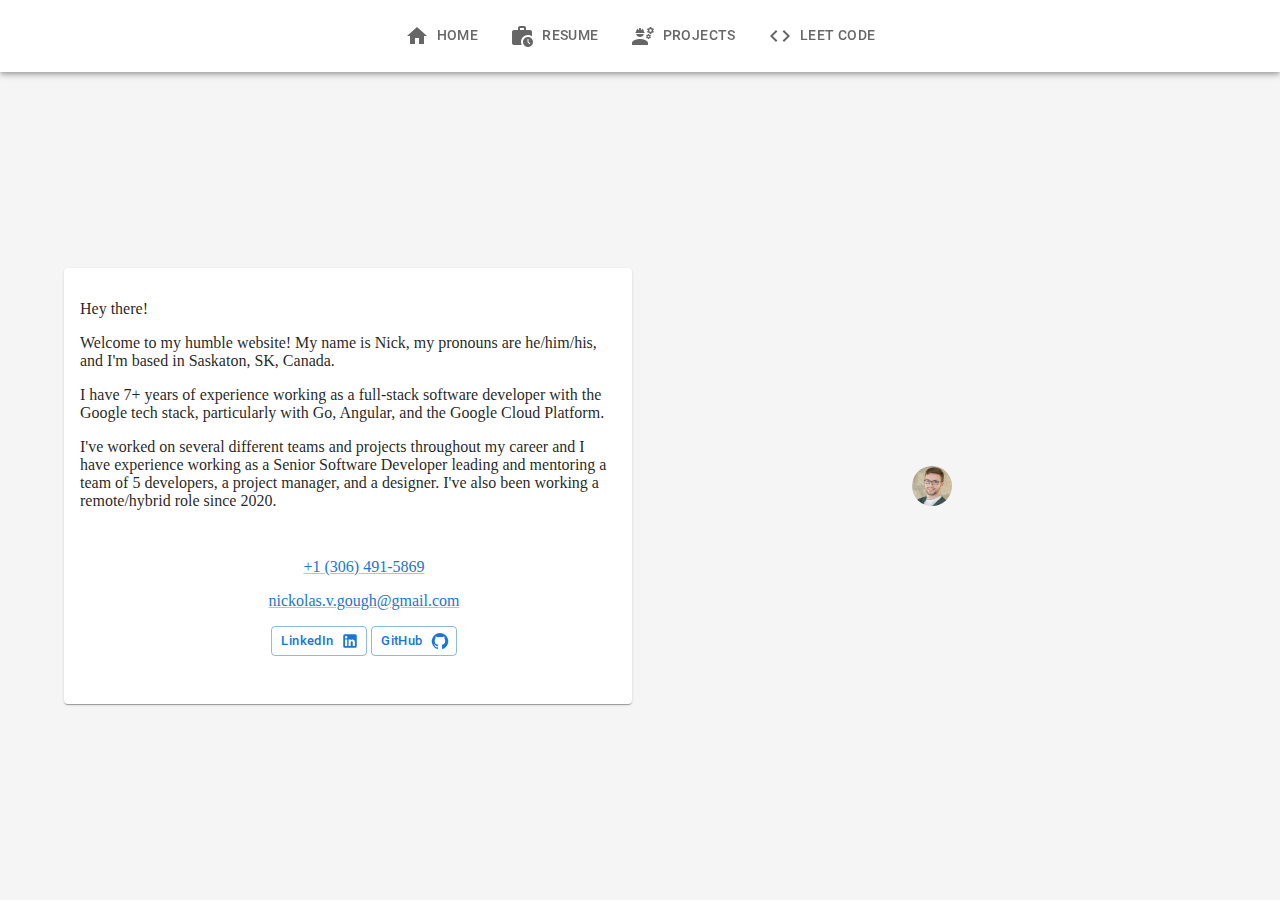
<file: index.html>
<!DOCTYPE html><html lang="en"><head><meta charSet="utf-8"/><meta name="viewport" content="width=device-width, initial-scale=1"/><link rel="preload" href="/_next/static/media/4473ecc91f70f139-s.p.woff" as="font" crossorigin="" type="font/woff"/><link rel="preload" href="/_next/static/media/463dafcda517f24f-s.p.woff" as="font" crossorigin="" type="font/woff"/><link rel="preload" as="image" href="/nick.png"/><link rel="stylesheet" href="/_next/static/css/aee149250a05a607.css" data-precedence="next"/><link rel="stylesheet" href="/_next/static/css/88a99eaa027dca1f.css" data-precedence="next"/><link rel="preload" as="script" fetchPriority="low" href="/_next/static/chunks/webpack-dc5bea888d031ce5.js"/><script src="/_next/static/chunks/4bd1b696-f41cf3c4fb604cc3.js" async=""></script><script src="/_next/static/chunks/215-ada93d2369099c30.js" async=""></script><script src="/_next/static/chunks/main-app-696aac6dce2778e6.js" async=""></script><script src="/_next/static/chunks/898-a4e435a9094346d8.js" async=""></script><script src="/_next/static/chunks/386-16e88d0f73d7b8b3.js" async=""></script><script src="/_next/static/chunks/542-75cbf72fc87530e6.js" async=""></script><script src="/_next/static/chunks/app/layout-fd09946a782316cd.js" async=""></script><script src="/_next/static/chunks/60-37d3493df86b1e92.js" async=""></script><script src="/_next/static/chunks/548-d581cd749c6f6730.js" async=""></script><script src="/_next/static/chunks/627-8d150e1a5b17d313.js" async=""></script><script src="/_next/static/chunks/app/page-d8c81ced5da38a80.js" async=""></script><meta name="next-size-adjust"/><title>Nickolas Gough</title><meta name="description" content="My personal website"/><link rel="icon" href="/favicon.ico" type="image/x-icon" sizes="16x16"/><script src="/_next/static/chunks/polyfills-42372ed130431b0a.js" noModule=""></script></head><body class="__variable_1e4310 __variable_c3aa02" style="height:100vh;width:100vw;margin:0"><style data-emotion="css a52ic6">.css-a52ic6{display:-webkit-box;display:-webkit-flex;display:-ms-flexbox;display:flex;-webkit-flex-direction:column;-ms-flex-direction:column;flex-direction:column;width:100%;box-sizing:border-box;-webkit-flex-shrink:0;-ms-flex-negative:0;flex-shrink:0;position:fixed;z-index:1100;top:0;left:auto;right:0;--AppBar-color:inherit;}@media print{.css-a52ic6{position:absolute;}}</style><style data-emotion="css 8z46t1">.css-8z46t1{background-color:#fff;color:rgba(0, 0, 0, 0.87);-webkit-transition:box-shadow 300ms cubic-bezier(0.4, 0, 0.2, 1) 0ms;transition:box-shadow 300ms cubic-bezier(0.4, 0, 0.2, 1) 0ms;box-shadow:var(--Paper-shadow);background-image:var(--Paper-overlay);display:-webkit-box;display:-webkit-flex;display:-ms-flexbox;display:flex;-webkit-flex-direction:column;-ms-flex-direction:column;flex-direction:column;width:100%;box-sizing:border-box;-webkit-flex-shrink:0;-ms-flex-negative:0;flex-shrink:0;position:fixed;z-index:1100;top:0;left:auto;right:0;--AppBar-color:inherit;}@media print{.css-8z46t1{position:absolute;}}</style><header class="MuiPaper-root MuiPaper-elevation MuiPaper-elevation4 MuiAppBar-root MuiAppBar-colorInherit MuiAppBar-positionFixed mui-fixed css-8z46t1" style="--Paper-shadow:0px 2px 4px -1px rgba(0,0,0,0.2),0px 4px 5px 0px rgba(0,0,0,0.14),0px 1px 10px 0px rgba(0,0,0,0.12)"><style data-emotion="css 1tfef">.css-1tfef{overflow:hidden;min-height:48px;-webkit-overflow-scrolling:touch;display:-webkit-box;display:-webkit-flex;display:-ms-flexbox;display:flex;}@media (max-width:599.95px){.css-1tfef .MuiTabs-scrollButtons{display:none;}}</style><div class="MuiTabs-root css-1tfef" role="navigation"><style data-emotion="css w94xpu">.css-w94xpu{position:relative;display:inline-block;-webkit-flex:1 1 auto;-ms-flex:1 1 auto;flex:1 1 auto;white-space:nowrap;overflow-x:hidden;width:100%;}</style><div class="MuiTabs-scroller MuiTabs-fixed css-w94xpu" style="overflow:hidden;margin-bottom:0"><style data-emotion="css 8enf3a">.css-8enf3a{display:-webkit-box;display:-webkit-flex;display:-ms-flexbox;display:flex;-webkit-box-pack:center;-ms-flex-pack:center;-webkit-justify-content:center;justify-content:center;}</style><div class="MuiTabs-flexContainer MuiTabs-centered css-8enf3a" role="tablist"><style data-emotion="css oye5px">.css-oye5px{font-family:"Roboto","Helvetica","Arial",sans-serif;font-weight:500;font-size:0.875rem;line-height:1.25;letter-spacing:0.02857em;text-transform:uppercase;max-width:360px;min-width:90px;position:relative;min-height:48px;-webkit-flex-shrink:0;-ms-flex-negative:0;flex-shrink:0;padding:12px 16px;overflow:hidden;white-space:normal;text-align:center;-webkit-flex-direction:row;-ms-flex-direction:row;flex-direction:row;min-height:72px;padding-top:9px;padding-bottom:9px;color:rgba(0, 0, 0, 0.6);}.css-oye5px>.MuiTab-icon{margin-right:8px;}.css-oye5px.Mui-selected{color:#1976d2;}.css-oye5px.Mui-disabled{color:rgba(0, 0, 0, 0.38);}</style><style data-emotion="css 1vpseah">.css-1vpseah{display:-webkit-inline-box;display:-webkit-inline-flex;display:-ms-inline-flexbox;display:inline-flex;-webkit-align-items:center;-webkit-box-align:center;-ms-flex-align:center;align-items:center;-webkit-box-pack:center;-ms-flex-pack:center;-webkit-justify-content:center;justify-content:center;position:relative;box-sizing:border-box;-webkit-tap-highlight-color:transparent;background-color:transparent;outline:0;border:0;margin:0;border-radius:0;padding:0;cursor:pointer;-webkit-user-select:none;-moz-user-select:none;-ms-user-select:none;user-select:none;vertical-align:middle;-moz-appearance:none;-webkit-appearance:none;-webkit-text-decoration:none;text-decoration:none;color:inherit;font-family:"Roboto","Helvetica","Arial",sans-serif;font-weight:500;font-size:0.875rem;line-height:1.25;letter-spacing:0.02857em;text-transform:uppercase;max-width:360px;min-width:90px;position:relative;min-height:48px;-webkit-flex-shrink:0;-ms-flex-negative:0;flex-shrink:0;padding:12px 16px;overflow:hidden;white-space:normal;text-align:center;-webkit-flex-direction:row;-ms-flex-direction:row;flex-direction:row;min-height:72px;padding-top:9px;padding-bottom:9px;color:rgba(0, 0, 0, 0.6);}.css-1vpseah::-moz-focus-inner{border-style:none;}.css-1vpseah.Mui-disabled{pointer-events:none;cursor:default;}@media print{.css-1vpseah{-webkit-print-color-adjust:exact;color-adjust:exact;}}.css-1vpseah>.MuiTab-icon{margin-right:8px;}.css-1vpseah.Mui-selected{color:#1976d2;}.css-1vpseah.Mui-disabled{color:rgba(0, 0, 0, 0.38);}</style><a class="MuiButtonBase-root MuiTab-root MuiTab-labelIcon MuiTab-textColorPrimary Mui-selected css-1vpseah" tabindex="0" role="tab" aria-selected="true" href="/"><style data-emotion="css q7mezt">.css-q7mezt{-webkit-user-select:none;-moz-user-select:none;-ms-user-select:none;user-select:none;width:1em;height:1em;display:inline-block;-webkit-flex-shrink:0;-ms-flex-negative:0;flex-shrink:0;-webkit-transition:fill 200ms cubic-bezier(0.4, 0, 0.2, 1) 0ms;transition:fill 200ms cubic-bezier(0.4, 0, 0.2, 1) 0ms;fill:currentColor;font-size:1.5rem;}</style><svg class="MuiSvgIcon-root MuiSvgIcon-fontSizeMedium MuiTab-iconWrapper MuiTab-icon css-q7mezt" focusable="false" aria-hidden="true" viewBox="0 0 24 24" data-testid="HomeIcon"><path d="M10 20v-6h4v6h5v-8h3L12 3 2 12h3v8z"></path></svg>Home<style data-emotion="css jkmkwa">.css-jkmkwa{position:absolute;height:2px;bottom:0;width:100%;-webkit-transition:all 300ms cubic-bezier(0.4, 0, 0.2, 1) 0ms;transition:all 300ms cubic-bezier(0.4, 0, 0.2, 1) 0ms;background-color:#1976d2;}</style><span class="MuiTabs-indicator css-jkmkwa"></span></a><a class="MuiButtonBase-root MuiTab-root MuiTab-labelIcon MuiTab-textColorPrimary css-1vpseah" tabindex="-1" role="tab" aria-selected="false" href="/resume"><svg class="MuiSvgIcon-root MuiSvgIcon-fontSizeMedium MuiTab-iconWrapper MuiTab-icon css-q7mezt" focusable="false" aria-hidden="true" viewBox="0 0 24 24" data-testid="WorkHistoryIcon"><path d="M18 11c1.49 0 2.87.47 4 1.26V8c0-1.11-.89-2-2-2h-4V4c0-1.11-.89-2-2-2h-4c-1.11 0-2 .89-2 2v2H4c-1.11 0-1.99.89-1.99 2L2 19c0 1.11.89 2 2 2h7.68c-.43-.91-.68-1.92-.68-3 0-3.87 3.13-7 7-7m-8-7h4v2h-4z"></path><path d="M18 13c-2.76 0-5 2.24-5 5s2.24 5 5 5 5-2.24 5-5-2.24-5-5-5m1.65 7.35L17.5 18.2V15h1v2.79l1.85 1.85z"></path></svg>Resume</a><a class="MuiButtonBase-root MuiTab-root MuiTab-labelIcon MuiTab-textColorPrimary css-1vpseah" tabindex="-1" role="tab" aria-selected="false" href="/projects"><svg class="MuiSvgIcon-root MuiSvgIcon-fontSizeMedium MuiTab-iconWrapper MuiTab-icon css-q7mezt" focusable="false" aria-hidden="true" viewBox="0 0 24 24" data-testid="EngineeringIcon"><path d="M9 15c-2.67 0-8 1.34-8 4v2h16v-2c0-2.66-5.33-4-8-4m13.1-8.16c.01-.11.02-.22.02-.34s-.01-.23-.03-.34l.74-.58c.07-.05.08-.15.04-.22l-.7-1.21c-.04-.08-.14-.1-.21-.08l-.86.35c-.18-.14-.38-.25-.59-.34l-.13-.93c-.02-.09-.09-.15-.18-.15h-1.4c-.09 0-.16.06-.17.15l-.13.93c-.21.09-.41.21-.59.34l-.87-.35c-.08-.03-.17 0-.21.08l-.7 1.21c-.04.08-.03.17.04.22l.74.58c-.02.11-.03.23-.03.34s.01.23.03.34l-.74.58c-.07.05-.08.15-.04.22l.7 1.21c.04.08.14.1.21.08l.87-.35c.18.14.38.25.59.34l.13.93c.01.09.08.15.17.15h1.4c.09 0 .16-.06.17-.15l.13-.93c.21-.09.41-.21.59-.34l.87.35c.08.03.17 0 .21-.08l.7-1.21c.04-.08.03-.17-.04-.22zm-2.6.91c-.69 0-1.25-.56-1.25-1.25s.56-1.25 1.25-1.25 1.25.56 1.25 1.25-.56 1.25-1.25 1.25m.42 3.93-.5-.87c-.03-.06-.1-.08-.15-.06l-.62.25q-.195-.15-.42-.24l-.09-.66c-.02-.06-.08-.1-.14-.1h-1c-.06 0-.11.04-.12.11l-.09.66c-.15.06-.29.15-.42.24l-.62-.25c-.06-.02-.12 0-.15.06l-.5.87c-.03.06-.02.12.03.16l.53.41c-.01.08-.02.16-.02.24s.01.17.02.24l-.53.41c-.05.04-.06.11-.03.16l.5.87c.03.06.1.08.15.06l.62-.25q.195.15.42.24l.09.66c.01.07.06.11.12.11h1c.06 0 .12-.04.12-.11l.09-.66c.15-.06.29-.15.42-.24l.62.25c.06.02.12 0 .15-.06l.5-.87c.03-.06.02-.12-.03-.16l-.52-.41c.01-.08.02-.16.02-.24s-.01-.17-.02-.24l.53-.41c.05-.04.06-.11.04-.17m-2.42 1.65c-.46 0-.83-.38-.83-.83 0-.46.38-.83.83-.83s.83.38.83.83c0 .46-.37.83-.83.83M4.74 9h8.53c.27 0 .49-.22.49-.49v-.02c0-.27-.22-.49-.49-.49H13c0-1.48-.81-2.75-2-3.45v.95c0 .28-.22.5-.5.5s-.5-.22-.5-.5V4.14C9.68 4.06 9.35 4 9 4s-.68.06-1 .14V5.5c0 .28-.22.5-.5.5S7 5.78 7 5.5v-.95C5.81 5.25 5 6.52 5 8h-.26c-.27 0-.49.22-.49.49v.03c0 .26.22.48.49.48M9 13c1.86 0 3.41-1.28 3.86-3H5.14c.45 1.72 2 3 3.86 3"></path></svg>Projects</a><a class="MuiButtonBase-root MuiTab-root MuiTab-labelIcon MuiTab-textColorPrimary css-1vpseah" tabindex="-1" role="tab" aria-selected="false" href="/leet-code"><svg class="MuiSvgIcon-root MuiSvgIcon-fontSizeMedium MuiTab-iconWrapper MuiTab-icon css-q7mezt" focusable="false" aria-hidden="true" viewBox="0 0 24 24" data-testid="CodeIcon"><path d="M9.4 16.6 4.8 12l4.6-4.6L8 6l-6 6 6 6zm5.2 0 4.6-4.6-4.6-4.6L16 6l6 6-6 6z"></path></svg>Leet code</a></div></div></div></header><div class="nav_main__Wv8Ps MuiBox-root css-0"><style data-emotion="css 9wvnva">.css-9wvnva{width:100%;margin-left:auto;box-sizing:border-box;margin-right:auto;padding-left:16px;padding-right:16px;}@media (min-width:600px){.css-9wvnva{padding-left:24px;padding-right:24px;}}@media (min-width:1200px){.css-9wvnva{max-width:1200px;}}</style><div class="MuiContainer-root MuiContainer-maxWidthLg page_homeBox__NtQbq css-9wvnva"><style data-emotion="css 8lpyn0">.css-8lpyn0{--Grid-columns:2;--Grid-columnSpacing:16px;--Grid-rowSpacing:16px;-webkit-flex-direction:row;-ms-flex-direction:row;flex-direction:row;min-width:0;box-sizing:border-box;display:-webkit-box;display:-webkit-flex;display:-ms-flexbox;display:flex;-webkit-box-flex-wrap:wrap;-webkit-flex-wrap:wrap;-ms-flex-wrap:wrap;flex-wrap:wrap;gap:var(--Grid-rowSpacing) var(--Grid-columnSpacing);}.css-8lpyn0 >*{--Grid-parent-columns:2;}.css-8lpyn0 >*{--Grid-parent-columnSpacing:16px;}.css-8lpyn0 >*{--Grid-parent-rowSpacing:16px;}</style><div class="MuiGrid2-root MuiGrid2-container MuiGrid2-direction-xs-row MuiGrid2-spacing-xs-2 page_gridBox__asnP_ css-8lpyn0"><style data-emotion="css a6wfdq">.css-a6wfdq{min-width:0;box-sizing:border-box;}@media (min-width:600px){.css-a6wfdq{-webkit-box-flex:0;-webkit-flex-grow:0;-ms-flex-positive:0;flex-grow:0;-webkit-flex-basis:auto;-ms-flex-preferred-size:auto;flex-basis:auto;width:calc(100% * 2 / var(--Grid-parent-columns) - (var(--Grid-parent-columns) - 2) * (var(--Grid-parent-columnSpacing) / var(--Grid-parent-columns)));}}@media (min-width:900px){.css-a6wfdq{-webkit-box-flex:0;-webkit-flex-grow:0;-ms-flex-positive:0;flex-grow:0;-webkit-flex-basis:auto;-ms-flex-preferred-size:auto;flex-basis:auto;width:calc(100% * 1 / var(--Grid-parent-columns) - (var(--Grid-parent-columns) - 1) * (var(--Grid-parent-columnSpacing) / var(--Grid-parent-columns)));}}</style><div class="MuiGrid2-root MuiGrid2-direction-xs-row MuiGrid2-grid-md-1 MuiGrid2-grid-sm-2 page_gridCol__nYHoZ css-a6wfdq"><style data-emotion="css 110i50s">.css-110i50s{background-color:#fff;color:rgba(0, 0, 0, 0.87);-webkit-transition:box-shadow 300ms cubic-bezier(0.4, 0, 0.2, 1) 0ms;transition:box-shadow 300ms cubic-bezier(0.4, 0, 0.2, 1) 0ms;border-radius:4px;box-shadow:var(--Paper-shadow);background-image:var(--Paper-overlay);}</style><div class="MuiPaper-root MuiPaper-elevation MuiPaper-rounded MuiPaper-elevation1 page_introPaper__DS9Cr css-110i50s" style="--Paper-shadow:0px 2px 1px -1px rgba(0,0,0,0.2),0px 1px 1px 0px rgba(0,0,0,0.14),0px 1px 3px 0px rgba(0,0,0,0.12)"><div class="page_introBox__L990K MuiBox-root css-0"><p>Hey there!</p><p>Welcome to my humble website! My name is Nick, my pronouns are he/him/his, and I&#x27;m based in Saskaton, SK, Canada.</p><p>I have 7+ years of experience working as a full-stack software developer with the Google tech stack, particularly with Go, Angular, and the Google Cloud Platform.</p><p>I&#x27;ve worked on several different teams and projects throughout my career and I have experience working as a Senior Software Developer leading and mentoring a team of 5 developers, a project manager, and a designer. I&#x27;ve also been working a remote/hybrid role since 2020.</p><div class="page_linksBox__yuRXe MuiBox-root css-0"><div class="page_linkBox__xgE7O MuiBox-root css-0"><style data-emotion="css 1r2yh9t">.css-1r2yh9t{-webkit-text-decoration:underline;text-decoration:underline;text-decoration-color:var(--Link-underlineColor);--Link-underlineColor:rgba(25, 118, 210, 0.4);}.css-1r2yh9t:hover{text-decoration-color:inherit;}</style><style data-emotion="css jdubn1">.css-jdubn1{margin:0;font:inherit;line-height:inherit;letter-spacing:inherit;color:#1976d2;-webkit-text-decoration:underline;text-decoration:underline;text-decoration-color:var(--Link-underlineColor);--Link-underlineColor:rgba(25, 118, 210, 0.4);}.css-jdubn1:hover{text-decoration-color:inherit;}</style><a class="MuiTypography-root MuiTypography-inherit MuiLink-root MuiLink-underlineAlways css-jdubn1" href="tel:+13064915869">+1 (306) 491-5869</a></div><div class="page_linkBox__xgE7O MuiBox-root css-0"><a class="MuiTypography-root MuiTypography-inherit MuiLink-root MuiLink-underlineAlways css-jdubn1" href="mailto:nickolas.v.gough@gmail.com">nickolas.v.gough@gmail.com</a></div><div class="page_linkBox__xgE7O MuiBox-root css-0"><span><style data-emotion="css zpy886">.css-zpy886{font-family:"Roboto","Helvetica","Arial",sans-serif;font-weight:500;font-size:0.875rem;line-height:1.75;letter-spacing:0.02857em;text-transform:uppercase;min-width:64px;padding:6px 16px;border:0;border-radius:4px;-webkit-transition:background-color 250ms cubic-bezier(0.4, 0, 0.2, 1) 0ms,box-shadow 250ms cubic-bezier(0.4, 0, 0.2, 1) 0ms,border-color 250ms cubic-bezier(0.4, 0, 0.2, 1) 0ms,color 250ms cubic-bezier(0.4, 0, 0.2, 1) 0ms;transition:background-color 250ms cubic-bezier(0.4, 0, 0.2, 1) 0ms,box-shadow 250ms cubic-bezier(0.4, 0, 0.2, 1) 0ms,border-color 250ms cubic-bezier(0.4, 0, 0.2, 1) 0ms,color 250ms cubic-bezier(0.4, 0, 0.2, 1) 0ms;padding:5px 15px;border:1px solid currentColor;border-color:var(--variant-outlinedBorder, currentColor);background-color:var(--variant-outlinedBg);color:var(--variant-outlinedColor);--variant-textColor:#1976d2;--variant-outlinedColor:#1976d2;--variant-outlinedBorder:rgba(25, 118, 210, 0.5);--variant-containedColor:#fff;--variant-containedBg:#1976d2;padding:3px 9px;font-size:0.8125rem;text-transform:none;}.css-zpy886:hover{-webkit-text-decoration:none;text-decoration:none;}.css-zpy886.Mui-disabled{color:rgba(0, 0, 0, 0.26);}.css-zpy886.Mui-disabled{border:1px solid rgba(0, 0, 0, 0.12);}@media (hover: hover){.css-zpy886:hover{--variant-containedBg:#1565c0;--variant-textBg:rgba(25, 118, 210, 0.04);--variant-outlinedBorder:#1976d2;--variant-outlinedBg:rgba(25, 118, 210, 0.04);}}</style><style data-emotion="css un8vz6">.css-un8vz6{display:-webkit-inline-box;display:-webkit-inline-flex;display:-ms-inline-flexbox;display:inline-flex;-webkit-align-items:center;-webkit-box-align:center;-ms-flex-align:center;align-items:center;-webkit-box-pack:center;-ms-flex-pack:center;-webkit-justify-content:center;justify-content:center;position:relative;box-sizing:border-box;-webkit-tap-highlight-color:transparent;background-color:transparent;outline:0;border:0;margin:0;border-radius:0;padding:0;cursor:pointer;-webkit-user-select:none;-moz-user-select:none;-ms-user-select:none;user-select:none;vertical-align:middle;-moz-appearance:none;-webkit-appearance:none;-webkit-text-decoration:none;text-decoration:none;color:inherit;font-family:"Roboto","Helvetica","Arial",sans-serif;font-weight:500;font-size:0.875rem;line-height:1.75;letter-spacing:0.02857em;text-transform:uppercase;min-width:64px;padding:6px 16px;border:0;border-radius:4px;-webkit-transition:background-color 250ms cubic-bezier(0.4, 0, 0.2, 1) 0ms,box-shadow 250ms cubic-bezier(0.4, 0, 0.2, 1) 0ms,border-color 250ms cubic-bezier(0.4, 0, 0.2, 1) 0ms,color 250ms cubic-bezier(0.4, 0, 0.2, 1) 0ms;transition:background-color 250ms cubic-bezier(0.4, 0, 0.2, 1) 0ms,box-shadow 250ms cubic-bezier(0.4, 0, 0.2, 1) 0ms,border-color 250ms cubic-bezier(0.4, 0, 0.2, 1) 0ms,color 250ms cubic-bezier(0.4, 0, 0.2, 1) 0ms;padding:5px 15px;border:1px solid currentColor;border-color:var(--variant-outlinedBorder, currentColor);background-color:var(--variant-outlinedBg);color:var(--variant-outlinedColor);--variant-textColor:#1976d2;--variant-outlinedColor:#1976d2;--variant-outlinedBorder:rgba(25, 118, 210, 0.5);--variant-containedColor:#fff;--variant-containedBg:#1976d2;padding:3px 9px;font-size:0.8125rem;text-transform:none;}.css-un8vz6::-moz-focus-inner{border-style:none;}.css-un8vz6.Mui-disabled{pointer-events:none;cursor:default;}@media print{.css-un8vz6{-webkit-print-color-adjust:exact;color-adjust:exact;}}.css-un8vz6:hover{-webkit-text-decoration:none;text-decoration:none;}.css-un8vz6.Mui-disabled{color:rgba(0, 0, 0, 0.26);}.css-un8vz6.Mui-disabled{border:1px solid rgba(0, 0, 0, 0.12);}@media (hover: hover){.css-un8vz6:hover{--variant-containedBg:#1565c0;--variant-textBg:rgba(25, 118, 210, 0.04);--variant-outlinedBorder:#1976d2;--variant-outlinedBg:rgba(25, 118, 210, 0.04);}}</style><a class="MuiButtonBase-root MuiButton-root MuiButton-outlined MuiButton-outlinedPrimary MuiButton-sizeSmall MuiButton-outlinedSizeSmall MuiButton-colorPrimary MuiButton-root MuiButton-outlined MuiButton-outlinedPrimary MuiButton-sizeSmall MuiButton-outlinedSizeSmall MuiButton-colorPrimary css-un8vz6" tabindex="0" href="https://www.linkedin.com/in/nickolasgough/" target="_blank">LinkedIn<style data-emotion="css 1kpjuyd">.css-1kpjuyd{display:inherit;margin-right:-4px;margin-left:8px;margin-right:-2px;}.css-1kpjuyd>*:nth-of-type(1){font-size:18px;}</style><span class="MuiButton-icon MuiButton-endIcon MuiButton-iconSizeSmall css-1kpjuyd"><style data-emotion="css q7mezt">.css-q7mezt{-webkit-user-select:none;-moz-user-select:none;-ms-user-select:none;user-select:none;width:1em;height:1em;display:inline-block;-webkit-flex-shrink:0;-ms-flex-negative:0;flex-shrink:0;-webkit-transition:fill 200ms cubic-bezier(0.4, 0, 0.2, 1) 0ms;transition:fill 200ms cubic-bezier(0.4, 0, 0.2, 1) 0ms;fill:currentColor;font-size:1.5rem;}</style><svg class="MuiSvgIcon-root MuiSvgIcon-fontSizeMedium css-q7mezt" focusable="false" aria-hidden="true" viewBox="0 0 24 24" data-testid="LinkedInIcon"><path d="M19 3a2 2 0 0 1 2 2v14a2 2 0 0 1-2 2H5a2 2 0 0 1-2-2V5a2 2 0 0 1 2-2h14m-.5 15.5v-5.3a3.26 3.26 0 0 0-3.26-3.26c-.85 0-1.84.52-2.32 1.3v-1.11h-2.79v8.37h2.79v-4.93c0-.77.62-1.4 1.39-1.4a1.4 1.4 0 0 1 1.4 1.4v4.93h2.79M6.88 8.56a1.68 1.68 0 0 0 1.68-1.68c0-.93-.75-1.69-1.68-1.69a1.69 1.69 0 0 0-1.69 1.69c0 .93.76 1.68 1.69 1.68m1.39 9.94v-8.37H5.5v8.37h2.77z"></path></svg></span></a> <a class="MuiButtonBase-root MuiButton-root MuiButton-outlined MuiButton-outlinedPrimary MuiButton-sizeSmall MuiButton-outlinedSizeSmall MuiButton-colorPrimary MuiButton-root MuiButton-outlined MuiButton-outlinedPrimary MuiButton-sizeSmall MuiButton-outlinedSizeSmall MuiButton-colorPrimary css-un8vz6" tabindex="0" href="https://www.github.com/nickolasgough" target="_blank">GitHub<span class="MuiButton-icon MuiButton-endIcon MuiButton-iconSizeSmall css-1kpjuyd"><svg class="MuiSvgIcon-root MuiSvgIcon-fontSizeMedium css-q7mezt" focusable="false" aria-hidden="true" viewBox="0 0 24 24" data-testid="GitHubIcon"><path d="M12 1.27a11 11 0 00-3.48 21.46c.55.09.73-.28.73-.55v-1.84c-3.03.64-3.67-1.46-3.67-1.46-.55-1.29-1.28-1.65-1.28-1.65-.92-.65.1-.65.1-.65 1.1 0 1.73 1.1 1.73 1.1.92 1.65 2.57 1.2 3.21.92a2 2 0 01.64-1.47c-2.47-.27-5.04-1.19-5.04-5.5 0-1.1.46-2.1 1.2-2.84a3.76 3.76 0 010-2.93s.91-.28 3.11 1.1c1.8-.49 3.7-.49 5.5 0 2.1-1.38 3.02-1.1 3.02-1.1a3.76 3.76 0 010 2.93c.83.74 1.2 1.74 1.2 2.94 0 4.21-2.57 5.13-5.04 5.4.45.37.82.92.82 2.02v3.03c0 .27.1.64.73.55A11 11 0 0012 1.27"></path></svg></span></a></span></div></div></div></div></div><div class="MuiGrid2-root MuiGrid2-direction-xs-row MuiGrid2-grid-md-1 MuiGrid2-grid-sm-2 page_gridCol__nYHoZ css-a6wfdq"><style data-emotion="css 1dqisx">.css-1dqisx{position:relative;display:-webkit-box;display:-webkit-flex;display:-ms-flexbox;display:flex;-webkit-align-items:center;-webkit-box-align:center;-ms-flex-align:center;align-items:center;-webkit-box-pack:center;-ms-flex-pack:center;-webkit-justify-content:center;justify-content:center;-webkit-flex-shrink:0;-ms-flex-negative:0;flex-shrink:0;width:40px;height:40px;font-family:"Roboto","Helvetica","Arial",sans-serif;font-size:1.25rem;line-height:1;border-radius:50%;overflow:hidden;-webkit-user-select:none;-moz-user-select:none;-ms-user-select:none;user-select:none;}</style><div class="MuiAvatar-root MuiAvatar-circular page_nickPhoto__P_LHh css-1dqisx"><style data-emotion="css 45do71">.css-45do71{width:100%;height:100%;text-align:center;object-fit:cover;color:transparent;text-indent:10000px;}</style><img alt="Nick&#x27;s profile picture" src="/nick.png" class="MuiAvatar-img css-45do71"/></div></div></div></div></div><script src="/_next/static/chunks/webpack-dc5bea888d031ce5.js" async=""></script><script>(self.__next_f=self.__next_f||[]).push([0])</script><script>self.__next_f.push([1,"5:\"$Sreact.fragment\"\n6:I[6378,[\"898\",\"static/chunks/898-a4e435a9094346d8.js\",\"386\",\"static/chunks/386-16e88d0f73d7b8b3.js\",\"542\",\"static/chunks/542-75cbf72fc87530e6.js\",\"185\",\"static/chunks/app/layout-fd09946a782316cd.js\"],\"default\"]\n7:I[9275,[],\"\"]\n8:I[1343,[],\"\"]\n9:I[2197,[\"898\",\"static/chunks/898-a4e435a9094346d8.js\",\"386\",\"static/chunks/386-16e88d0f73d7b8b3.js\",\"60\",\"static/chunks/60-37d3493df86b1e92.js\",\"548\",\"static/chunks/548-d581cd749c6f6730.js\",\"627\",\"static/chunks/627-8d150e1a5b17d313.js\",\"931\",\"static/chunks/app/page-d8c81ced5da38a80.js\"],\"default\"]\na:I[8510,[\"898\",\"static/chunks/898-a4e435a9094346d8.js\",\"386\",\"static/chunks/386-16e88d0f73d7b8b3.js\",\"60\",\"static/chunks/60-37d3493df86b1e92.js\",\"548\",\"static/chunks/548-d581cd749c6f6730.js\",\"627\",\"static/chunks/627-8d150e1a5b17d313.js\",\"931\",\"static/chunks/app/page-d8c81ced5da38a80.js\"],\"default\"]\nb:I[8027,[\"898\",\"static/chunks/898-a4e435a9094346d8.js\",\"386\",\"static/chunks/386-16e88d0f73d7b8b3.js\",\"60\",\"static/chunks/60-37d3493df86b1e92.js\",\"548\",\"static/chunks/548-d581cd749c6f6730.js\",\"627\",\"static/chunks/627-8d150e1a5b17d313.js\",\"931\",\"static/chunks/app/page-d8c81ced5da38a80.js\"],\"default\"]\nc:I[1538,[\"898\",\"static/chunks/898-a4e435a9094346d8.js\",\"386\",\"static/chunks/386-16e88d0f73d7b8b3.js\",\"60\",\"static/chunks/60-37d3493df86b1e92.js\",\"548\",\"static/chunks/548-d581cd749c6f6730.js\",\"627\",\"static/chunks/627-8d150e1a5b17d313.js\",\"931\",\"static/chunks/app/page-d8c81ced5da38a80.js\"],\"default\"]\nd:I[1665,[\"898\",\"static/chunks/898-a4e435a9094346d8.js\",\"386\",\"static/chunks/386-16e88d0f73d7b8b3.js\",\"60\",\"static/chunks/60-37d3493df86b1e92.js\",\"548\",\"static/chunks/548-d581cd749c6f6730.js\",\"627\",\"static/chunks/627-8d150e1a5b17d313.js\",\"931\",\"static/chunks/app/page-d8c81ced5da38a80.js\"],\"default\"]\ne:I[6548,[\"898\",\"static/chunks/898-a4e435a9094346d8.js\",\"386\",\"static/chunks/386-16e88d0f73d7b8b3.js\",\"60\",\"static/chunks/60-37d3493df86b1e92.js\",\"548\",\"static/chunks/548-d581cd749c6f6730.js\",\"627\",\"static/chunks/627-8d150e1a5b17d313.js\",\"931\",\"static/chunks/app/page-d8c81ced5"])</script><script>self.__next_f.push([1,"da38a80.js\"],\"default\"]\nf:I[3987,[\"898\",\"static/chunks/898-a4e435a9094346d8.js\",\"386\",\"static/chunks/386-16e88d0f73d7b8b3.js\",\"60\",\"static/chunks/60-37d3493df86b1e92.js\",\"548\",\"static/chunks/548-d581cd749c6f6730.js\",\"627\",\"static/chunks/627-8d150e1a5b17d313.js\",\"931\",\"static/chunks/app/page-d8c81ced5da38a80.js\"],\"default\"]\n10:I[9721,[\"898\",\"static/chunks/898-a4e435a9094346d8.js\",\"386\",\"static/chunks/386-16e88d0f73d7b8b3.js\",\"60\",\"static/chunks/60-37d3493df86b1e92.js\",\"548\",\"static/chunks/548-d581cd749c6f6730.js\",\"627\",\"static/chunks/627-8d150e1a5b17d313.js\",\"931\",\"static/chunks/app/page-d8c81ced5da38a80.js\"],\"default\"]\n11:I[5462,[\"898\",\"static/chunks/898-a4e435a9094346d8.js\",\"386\",\"static/chunks/386-16e88d0f73d7b8b3.js\",\"60\",\"static/chunks/60-37d3493df86b1e92.js\",\"548\",\"static/chunks/548-d581cd749c6f6730.js\",\"627\",\"static/chunks/627-8d150e1a5b17d313.js\",\"931\",\"static/chunks/app/page-d8c81ced5da38a80.js\"],\"default\"]\n12:I[3120,[],\"OutletBoundary\"]\n14:I[3120,[],\"MetadataBoundary\"]\n16:I[3120,[],\"ViewportBoundary\"]\n18:I[6130,[],\"\"]\n1:HL[\"/_next/static/media/4473ecc91f70f139-s.p.woff\",\"font\",{\"crossOrigin\":\"\",\"type\":\"font/woff\"}]\n2:HL[\"/_next/static/media/463dafcda517f24f-s.p.woff\",\"font\",{\"crossOrigin\":\"\",\"type\":\"font/woff\"}]\n3:HL[\"/_next/static/css/aee149250a05a607.css\",\"style\"]\n4:HL[\"/_next/static/css/88a99eaa027dca1f.css\",\"style\"]\n"])</script><script>self.__next_f.push([1,"0:{\"P\":null,\"b\":\"TjMiMDYl99SlZeYPi-PGy\",\"p\":\"\",\"c\":[\"\",\"\"],\"i\":false,\"f\":[[[\"\",{\"children\":[\"__PAGE__\",{}]},\"$undefined\",\"$undefined\",true],[\"\",[\"$\",\"$5\",\"c\",{\"children\":[[[\"$\",\"link\",\"0\",{\"rel\":\"stylesheet\",\"href\":\"/_next/static/css/aee149250a05a607.css\",\"precedence\":\"next\",\"crossOrigin\":\"$undefined\",\"nonce\":\"$undefined\"}]],[\"$\",\"html\",null,{\"lang\":\"en\",\"children\":[\"$\",\"body\",null,{\"className\":\"__variable_1e4310 __variable_c3aa02\",\"style\":{\"height\":\"100vh\",\"width\":\"100vw\",\"margin\":0},\"children\":[\"$\",\"$L6\",null,{\"children\":[\"$\",\"$L7\",null,{\"parallelRouterKey\":\"children\",\"segmentPath\":[\"children\"],\"error\":\"$undefined\",\"errorStyles\":\"$undefined\",\"errorScripts\":\"$undefined\",\"template\":[\"$\",\"$L8\",null,{}],\"templateStyles\":\"$undefined\",\"templateScripts\":\"$undefined\",\"notFound\":[[\"$\",\"title\",null,{\"children\":\"404: This page could not be found.\"}],[\"$\",\"div\",null,{\"style\":{\"fontFamily\":\"system-ui,\\\"Segoe UI\\\",Roboto,Helvetica,Arial,sans-serif,\\\"Apple Color Emoji\\\",\\\"Segoe UI Emoji\\\"\",\"height\":\"100vh\",\"textAlign\":\"center\",\"display\":\"flex\",\"flexDirection\":\"column\",\"alignItems\":\"center\",\"justifyContent\":\"center\"},\"children\":[\"$\",\"div\",null,{\"children\":[[\"$\",\"style\",null,{\"dangerouslySetInnerHTML\":{\"__html\":\"body{color:#000;background:#fff;margin:0}.next-error-h1{border-right:1px solid rgba(0,0,0,.3)}@media (prefers-color-scheme:dark){body{color:#fff;background:#000}.next-error-h1{border-right:1px solid rgba(255,255,255,.3)}}\"}}],[\"$\",\"h1\",null,{\"className\":\"next-error-h1\",\"style\":{\"display\":\"inline-block\",\"margin\":\"0 20px 0 0\",\"padding\":\"0 23px 0 0\",\"fontSize\":24,\"fontWeight\":500,\"verticalAlign\":\"top\",\"lineHeight\":\"49px\"},\"children\":\"404\"}],[\"$\",\"div\",null,{\"style\":{\"display\":\"inline-block\"},\"children\":[\"$\",\"h2\",null,{\"style\":{\"fontSize\":14,\"fontWeight\":400,\"lineHeight\":\"49px\",\"margin\":0},\"children\":\"This page could not be found.\"}]}]]}]}]],\"notFoundStyles\":[]}]}]}]}]]}],{\"children\":[\"__PAGE__\",[\"$\",\"$5\",\"c\",{\"children\":[[\"$\",\"$L9\",null,{\"className\":\"page_homeBox__NtQbq\",\"children\":[\"$\",\"$La\",null,{\"className\":\"page_gridBox__asnP_\",\"container\":true,\"spacing\":2,\"columns\":2,\"children\":[[\"$\",\"$La\",null,{\"className\":\"page_gridCol__nYHoZ\",\"size\":{\"md\":1,\"sm\":2},\"children\":[\"$\",\"$Lb\",null,{\"className\":\"page_introPaper__DS9Cr\",\"children\":[\"$\",\"$Lc\",null,{\"className\":\"page_introBox__L990K\",\"children\":[[\"$\",\"p\",null,{\"children\":\"Hey there!\"}],[\"$\",\"p\",null,{\"children\":\"Welcome to my humble website! My name is Nick, my pronouns are he/him/his, and I'm based in Saskaton, SK, Canada.\"}],[\"$\",\"p\",null,{\"children\":\"I have 7+ years of experience working as a full-stack software developer with the Google tech stack, particularly with Go, Angular, and the Google Cloud Platform.\"}],[\"$\",\"p\",null,{\"children\":\"I've worked on several different teams and projects throughout my career and I have experience working as a Senior Software Developer leading and mentoring a team of 5 developers, a project manager, and a designer. I've also been working a remote/hybrid role since 2020.\"}],[\"$\",\"$Lc\",null,{\"className\":\"page_linksBox__yuRXe\",\"children\":[[\"$\",\"$Lc\",null,{\"className\":\"page_linkBox__xgE7O\",\"children\":[\"$\",\"$Ld\",null,{\"href\":\"tel:+13064915869\",\"children\":\"+1 (306) 491-5869\"}]}],[\"$\",\"$Lc\",null,{\"className\":\"page_linkBox__xgE7O\",\"children\":[\"$\",\"$Ld\",null,{\"href\":\"mailto:nickolas.v.gough@gmail.com\",\"children\":\"nickolas.v.gough@gmail.com\"}]}],[\"$\",\"$Lc\",null,{\"className\":\"page_linkBox__xgE7O\",\"children\":[\"$\",\"span\",null,{\"children\":[[\"$\",\"$Le\",null,{\"component\":\"a\",\"href\":\"https://www.linkedin.com/in/nickolasgough/\",\"target\":\"_blank\",\"variant\":\"outlined\",\"size\":\"small\",\"endIcon\":[\"$\",\"$Lf\",null,{}],\"sx\":{\"textTransform\":\"none\"},\"children\":\"LinkedIn\"}],\" \",[\"$\",\"$Le\",null,{\"component\":\"a\",\"href\":\"https://www.github.com/nickolasgough\",\"target\":\"_blank\",\"variant\":\"outlined\",\"size\":\"small\",\"endIcon\":[\"$\",\"$L10\",null,{}],\"sx\":{\"textTransform\":\"none\"},\"children\":\"GitHub\"}]]}]}]]}]]}]}]}],[\"$\",\"$La\",null,{\"className\":\"page_gridCol__nYHoZ\",\"size\":{\"md\":1,\"sm\":2},\"children\":[\"$\",\"$L11\",null,{\"className\":\"page_nickPhoto__P_LHh\",\"alt\":\"Nick's profile picture\",\"src\":\"/nick.png\"}]}]]}]}],[[\"$\",\"link\",\"0\",{\"rel\":\"stylesheet\",\"href\":\"/_next/static/css/88a99eaa027dca1f.css\",\"precedence\":\"next\",\"crossOrigin\":\"$undefined\",\"nonce\":\"$undefined\"}]],[\"$\",\"$L12\",null,{\"children\":\"$L13\"}]]}],{},null]},null],[\"$\",\"$5\",\"h\",{\"children\":[null,[\"$\",\"$5\",\"SCX-Ly00XcvArmwZ39kVB\",{\"children\":[[\"$\",\"$L14\",null,{\"children\":\"$L15\"}],[\"$\",\"$L16\",null,{\"children\":\"$L17\"}],[\"$\",\"meta\",null,{\"name\":\"next-size-adjust\"}]]}]]}]]],\"m\":\"$undefined\",\"G\":[\"$18\",\"$undefined\"],\"s\":false,\"S\":true}\n"])</script><script>self.__next_f.push([1,"17:[[\"$\",\"meta\",\"0\",{\"name\":\"viewport\",\"content\":\"width=device-width, initial-scale=1\"}]]\n15:[[\"$\",\"meta\",\"0\",{\"charSet\":\"utf-8\"}],[\"$\",\"title\",\"1\",{\"children\":\"Nickolas Gough\"}],[\"$\",\"meta\",\"2\",{\"name\":\"description\",\"content\":\"My personal website\"}],[\"$\",\"link\",\"3\",{\"rel\":\"icon\",\"href\":\"/favicon.ico\",\"type\":\"image/x-icon\",\"sizes\":\"16x16\"}]]\n"])</script><script>self.__next_f.push([1,"13:null\n"])</script></body></html>
</file>
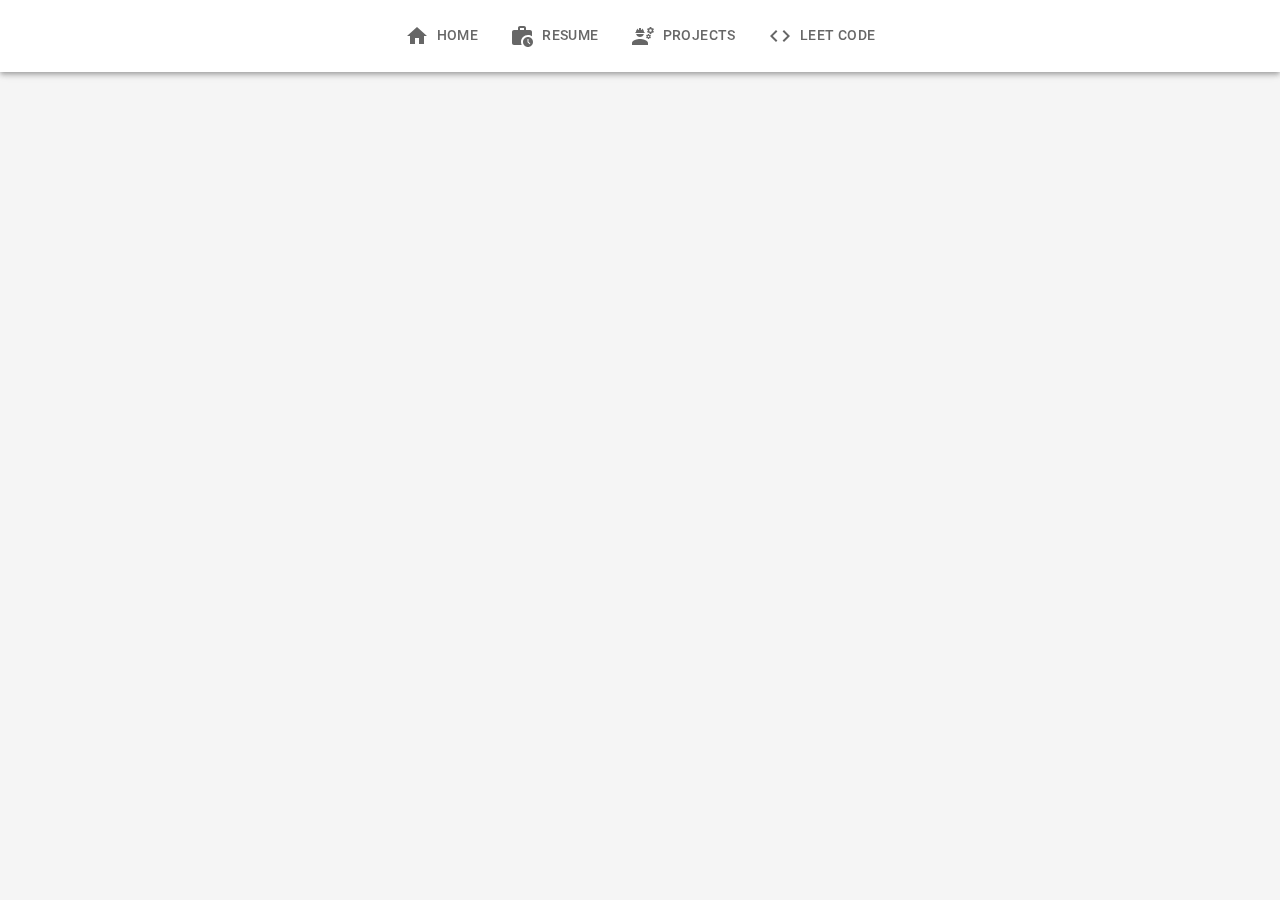
<file: leet-code.html>
<!DOCTYPE html><html lang="en"><head><meta charSet="utf-8"/><meta name="viewport" content="width=device-width, initial-scale=1"/><link rel="preload" href="/_next/static/media/4473ecc91f70f139-s.p.woff" as="font" crossorigin="" type="font/woff"/><link rel="preload" href="/_next/static/media/463dafcda517f24f-s.p.woff" as="font" crossorigin="" type="font/woff"/><link rel="stylesheet" href="/_next/static/css/aee149250a05a607.css" data-precedence="next"/><link rel="stylesheet" href="/_next/static/css/1e3859096056b59b.css" data-precedence="next"/><link rel="preload" as="script" fetchPriority="low" href="/_next/static/chunks/webpack-dc5bea888d031ce5.js"/><script src="/_next/static/chunks/4bd1b696-f41cf3c4fb604cc3.js" async=""></script><script src="/_next/static/chunks/215-ada93d2369099c30.js" async=""></script><script src="/_next/static/chunks/main-app-696aac6dce2778e6.js" async=""></script><script src="/_next/static/chunks/898-a4e435a9094346d8.js" async=""></script><script src="/_next/static/chunks/386-16e88d0f73d7b8b3.js" async=""></script><script src="/_next/static/chunks/542-75cbf72fc87530e6.js" async=""></script><script src="/_next/static/chunks/app/layout-fd09946a782316cd.js" async=""></script><script src="/_next/static/chunks/60-37d3493df86b1e92.js" async=""></script><script src="/_next/static/chunks/769-2252b7903b410547.js" async=""></script><script src="/_next/static/chunks/548-d581cd749c6f6730.js" async=""></script><script src="/_next/static/chunks/app/leet-code/page-242840dc28080e76.js" async=""></script><meta name="next-size-adjust"/><title>Nickolas Gough</title><meta name="description" content="My personal website"/><link rel="icon" href="/favicon.ico" type="image/x-icon" sizes="16x16"/><script src="/_next/static/chunks/polyfills-42372ed130431b0a.js" noModule=""></script></head><body class="__variable_1e4310 __variable_c3aa02" style="height:100vh;width:100vw;margin:0"><style data-emotion="css a52ic6">.css-a52ic6{display:-webkit-box;display:-webkit-flex;display:-ms-flexbox;display:flex;-webkit-flex-direction:column;-ms-flex-direction:column;flex-direction:column;width:100%;box-sizing:border-box;-webkit-flex-shrink:0;-ms-flex-negative:0;flex-shrink:0;position:fixed;z-index:1100;top:0;left:auto;right:0;--AppBar-color:inherit;}@media print{.css-a52ic6{position:absolute;}}</style><style data-emotion="css 8z46t1">.css-8z46t1{background-color:#fff;color:rgba(0, 0, 0, 0.87);-webkit-transition:box-shadow 300ms cubic-bezier(0.4, 0, 0.2, 1) 0ms;transition:box-shadow 300ms cubic-bezier(0.4, 0, 0.2, 1) 0ms;box-shadow:var(--Paper-shadow);background-image:var(--Paper-overlay);display:-webkit-box;display:-webkit-flex;display:-ms-flexbox;display:flex;-webkit-flex-direction:column;-ms-flex-direction:column;flex-direction:column;width:100%;box-sizing:border-box;-webkit-flex-shrink:0;-ms-flex-negative:0;flex-shrink:0;position:fixed;z-index:1100;top:0;left:auto;right:0;--AppBar-color:inherit;}@media print{.css-8z46t1{position:absolute;}}</style><header class="MuiPaper-root MuiPaper-elevation MuiPaper-elevation4 MuiAppBar-root MuiAppBar-colorInherit MuiAppBar-positionFixed mui-fixed css-8z46t1" style="--Paper-shadow:0px 2px 4px -1px rgba(0,0,0,0.2),0px 4px 5px 0px rgba(0,0,0,0.14),0px 1px 10px 0px rgba(0,0,0,0.12)"><style data-emotion="css 1tfef">.css-1tfef{overflow:hidden;min-height:48px;-webkit-overflow-scrolling:touch;display:-webkit-box;display:-webkit-flex;display:-ms-flexbox;display:flex;}@media (max-width:599.95px){.css-1tfef .MuiTabs-scrollButtons{display:none;}}</style><div class="MuiTabs-root css-1tfef" role="navigation"><style data-emotion="css w94xpu">.css-w94xpu{position:relative;display:inline-block;-webkit-flex:1 1 auto;-ms-flex:1 1 auto;flex:1 1 auto;white-space:nowrap;overflow-x:hidden;width:100%;}</style><div class="MuiTabs-scroller MuiTabs-fixed css-w94xpu" style="overflow:hidden;margin-bottom:0"><style data-emotion="css 8enf3a">.css-8enf3a{display:-webkit-box;display:-webkit-flex;display:-ms-flexbox;display:flex;-webkit-box-pack:center;-ms-flex-pack:center;-webkit-justify-content:center;justify-content:center;}</style><div class="MuiTabs-flexContainer MuiTabs-centered css-8enf3a" role="tablist"><style data-emotion="css oye5px">.css-oye5px{font-family:"Roboto","Helvetica","Arial",sans-serif;font-weight:500;font-size:0.875rem;line-height:1.25;letter-spacing:0.02857em;text-transform:uppercase;max-width:360px;min-width:90px;position:relative;min-height:48px;-webkit-flex-shrink:0;-ms-flex-negative:0;flex-shrink:0;padding:12px 16px;overflow:hidden;white-space:normal;text-align:center;-webkit-flex-direction:row;-ms-flex-direction:row;flex-direction:row;min-height:72px;padding-top:9px;padding-bottom:9px;color:rgba(0, 0, 0, 0.6);}.css-oye5px>.MuiTab-icon{margin-right:8px;}.css-oye5px.Mui-selected{color:#1976d2;}.css-oye5px.Mui-disabled{color:rgba(0, 0, 0, 0.38);}</style><style data-emotion="css 1vpseah">.css-1vpseah{display:-webkit-inline-box;display:-webkit-inline-flex;display:-ms-inline-flexbox;display:inline-flex;-webkit-align-items:center;-webkit-box-align:center;-ms-flex-align:center;align-items:center;-webkit-box-pack:center;-ms-flex-pack:center;-webkit-justify-content:center;justify-content:center;position:relative;box-sizing:border-box;-webkit-tap-highlight-color:transparent;background-color:transparent;outline:0;border:0;margin:0;border-radius:0;padding:0;cursor:pointer;-webkit-user-select:none;-moz-user-select:none;-ms-user-select:none;user-select:none;vertical-align:middle;-moz-appearance:none;-webkit-appearance:none;-webkit-text-decoration:none;text-decoration:none;color:inherit;font-family:"Roboto","Helvetica","Arial",sans-serif;font-weight:500;font-size:0.875rem;line-height:1.25;letter-spacing:0.02857em;text-transform:uppercase;max-width:360px;min-width:90px;position:relative;min-height:48px;-webkit-flex-shrink:0;-ms-flex-negative:0;flex-shrink:0;padding:12px 16px;overflow:hidden;white-space:normal;text-align:center;-webkit-flex-direction:row;-ms-flex-direction:row;flex-direction:row;min-height:72px;padding-top:9px;padding-bottom:9px;color:rgba(0, 0, 0, 0.6);}.css-1vpseah::-moz-focus-inner{border-style:none;}.css-1vpseah.Mui-disabled{pointer-events:none;cursor:default;}@media print{.css-1vpseah{-webkit-print-color-adjust:exact;color-adjust:exact;}}.css-1vpseah>.MuiTab-icon{margin-right:8px;}.css-1vpseah.Mui-selected{color:#1976d2;}.css-1vpseah.Mui-disabled{color:rgba(0, 0, 0, 0.38);}</style><a class="MuiButtonBase-root MuiTab-root MuiTab-labelIcon MuiTab-textColorPrimary css-1vpseah" tabindex="-1" role="tab" aria-selected="false" href="/"><style data-emotion="css q7mezt">.css-q7mezt{-webkit-user-select:none;-moz-user-select:none;-ms-user-select:none;user-select:none;width:1em;height:1em;display:inline-block;-webkit-flex-shrink:0;-ms-flex-negative:0;flex-shrink:0;-webkit-transition:fill 200ms cubic-bezier(0.4, 0, 0.2, 1) 0ms;transition:fill 200ms cubic-bezier(0.4, 0, 0.2, 1) 0ms;fill:currentColor;font-size:1.5rem;}</style><svg class="MuiSvgIcon-root MuiSvgIcon-fontSizeMedium MuiTab-iconWrapper MuiTab-icon css-q7mezt" focusable="false" aria-hidden="true" viewBox="0 0 24 24" data-testid="HomeIcon"><path d="M10 20v-6h4v6h5v-8h3L12 3 2 12h3v8z"></path></svg>Home</a><a class="MuiButtonBase-root MuiTab-root MuiTab-labelIcon MuiTab-textColorPrimary css-1vpseah" tabindex="-1" role="tab" aria-selected="false" href="/resume"><svg class="MuiSvgIcon-root MuiSvgIcon-fontSizeMedium MuiTab-iconWrapper MuiTab-icon css-q7mezt" focusable="false" aria-hidden="true" viewBox="0 0 24 24" data-testid="WorkHistoryIcon"><path d="M18 11c1.49 0 2.87.47 4 1.26V8c0-1.11-.89-2-2-2h-4V4c0-1.11-.89-2-2-2h-4c-1.11 0-2 .89-2 2v2H4c-1.11 0-1.99.89-1.99 2L2 19c0 1.11.89 2 2 2h7.68c-.43-.91-.68-1.92-.68-3 0-3.87 3.13-7 7-7m-8-7h4v2h-4z"></path><path d="M18 13c-2.76 0-5 2.24-5 5s2.24 5 5 5 5-2.24 5-5-2.24-5-5-5m1.65 7.35L17.5 18.2V15h1v2.79l1.85 1.85z"></path></svg>Resume</a><a class="MuiButtonBase-root MuiTab-root MuiTab-labelIcon MuiTab-textColorPrimary css-1vpseah" tabindex="-1" role="tab" aria-selected="false" href="/projects"><svg class="MuiSvgIcon-root MuiSvgIcon-fontSizeMedium MuiTab-iconWrapper MuiTab-icon css-q7mezt" focusable="false" aria-hidden="true" viewBox="0 0 24 24" data-testid="EngineeringIcon"><path d="M9 15c-2.67 0-8 1.34-8 4v2h16v-2c0-2.66-5.33-4-8-4m13.1-8.16c.01-.11.02-.22.02-.34s-.01-.23-.03-.34l.74-.58c.07-.05.08-.15.04-.22l-.7-1.21c-.04-.08-.14-.1-.21-.08l-.86.35c-.18-.14-.38-.25-.59-.34l-.13-.93c-.02-.09-.09-.15-.18-.15h-1.4c-.09 0-.16.06-.17.15l-.13.93c-.21.09-.41.21-.59.34l-.87-.35c-.08-.03-.17 0-.21.08l-.7 1.21c-.04.08-.03.17.04.22l.74.58c-.02.11-.03.23-.03.34s.01.23.03.34l-.74.58c-.07.05-.08.15-.04.22l.7 1.21c.04.08.14.1.21.08l.87-.35c.18.14.38.25.59.34l.13.93c.01.09.08.15.17.15h1.4c.09 0 .16-.06.17-.15l.13-.93c.21-.09.41-.21.59-.34l.87.35c.08.03.17 0 .21-.08l.7-1.21c.04-.08.03-.17-.04-.22zm-2.6.91c-.69 0-1.25-.56-1.25-1.25s.56-1.25 1.25-1.25 1.25.56 1.25 1.25-.56 1.25-1.25 1.25m.42 3.93-.5-.87c-.03-.06-.1-.08-.15-.06l-.62.25q-.195-.15-.42-.24l-.09-.66c-.02-.06-.08-.1-.14-.1h-1c-.06 0-.11.04-.12.11l-.09.66c-.15.06-.29.15-.42.24l-.62-.25c-.06-.02-.12 0-.15.06l-.5.87c-.03.06-.02.12.03.16l.53.41c-.01.08-.02.16-.02.24s.01.17.02.24l-.53.41c-.05.04-.06.11-.03.16l.5.87c.03.06.1.08.15.06l.62-.25q.195.15.42.24l.09.66c.01.07.06.11.12.11h1c.06 0 .12-.04.12-.11l.09-.66c.15-.06.29-.15.42-.24l.62.25c.06.02.12 0 .15-.06l.5-.87c.03-.06.02-.12-.03-.16l-.52-.41c.01-.08.02-.16.02-.24s-.01-.17-.02-.24l.53-.41c.05-.04.06-.11.04-.17m-2.42 1.65c-.46 0-.83-.38-.83-.83 0-.46.38-.83.83-.83s.83.38.83.83c0 .46-.37.83-.83.83M4.74 9h8.53c.27 0 .49-.22.49-.49v-.02c0-.27-.22-.49-.49-.49H13c0-1.48-.81-2.75-2-3.45v.95c0 .28-.22.5-.5.5s-.5-.22-.5-.5V4.14C9.68 4.06 9.35 4 9 4s-.68.06-1 .14V5.5c0 .28-.22.5-.5.5S7 5.78 7 5.5v-.95C5.81 5.25 5 6.52 5 8h-.26c-.27 0-.49.22-.49.49v.03c0 .26.22.48.49.48M9 13c1.86 0 3.41-1.28 3.86-3H5.14c.45 1.72 2 3 3.86 3"></path></svg>Projects</a><a class="MuiButtonBase-root MuiTab-root MuiTab-labelIcon MuiTab-textColorPrimary Mui-selected css-1vpseah" tabindex="0" role="tab" aria-selected="true" href="/leet-code"><svg class="MuiSvgIcon-root MuiSvgIcon-fontSizeMedium MuiTab-iconWrapper MuiTab-icon css-q7mezt" focusable="false" aria-hidden="true" viewBox="0 0 24 24" data-testid="CodeIcon"><path d="M9.4 16.6 4.8 12l4.6-4.6L8 6l-6 6 6 6zm5.2 0 4.6-4.6-4.6-4.6L16 6l6 6-6 6z"></path></svg>Leet code<style data-emotion="css jkmkwa">.css-jkmkwa{position:absolute;height:2px;bottom:0;width:100%;-webkit-transition:all 300ms cubic-bezier(0.4, 0, 0.2, 1) 0ms;transition:all 300ms cubic-bezier(0.4, 0, 0.2, 1) 0ms;background-color:#1976d2;}</style><span class="MuiTabs-indicator css-jkmkwa"></span></a></div></div></div></header><div class="nav_main__Wv8Ps MuiBox-root css-0"></div><script src="/_next/static/chunks/webpack-dc5bea888d031ce5.js" async=""></script><script>(self.__next_f=self.__next_f||[]).push([0])</script><script>self.__next_f.push([1,"5:\"$Sreact.fragment\"\n6:I[6378,[\"898\",\"static/chunks/898-a4e435a9094346d8.js\",\"386\",\"static/chunks/386-16e88d0f73d7b8b3.js\",\"542\",\"static/chunks/542-75cbf72fc87530e6.js\",\"185\",\"static/chunks/app/layout-fd09946a782316cd.js\"],\"default\"]\n7:I[9275,[],\"\"]\n8:I[1343,[],\"\"]\n9:I[6513,[],\"ClientPageRoot\"]\na:I[2409,[\"898\",\"static/chunks/898-a4e435a9094346d8.js\",\"386\",\"static/chunks/386-16e88d0f73d7b8b3.js\",\"60\",\"static/chunks/60-37d3493df86b1e92.js\",\"769\",\"static/chunks/769-2252b7903b410547.js\",\"548\",\"static/chunks/548-d581cd749c6f6730.js\",\"644\",\"static/chunks/app/leet-code/page-242840dc28080e76.js\"],\"default\"]\nd:I[3120,[],\"OutletBoundary\"]\nf:I[3120,[],\"MetadataBoundary\"]\n11:I[3120,[],\"ViewportBoundary\"]\n13:I[6130,[],\"\"]\n1:HL[\"/_next/static/media/4473ecc91f70f139-s.p.woff\",\"font\",{\"crossOrigin\":\"\",\"type\":\"font/woff\"}]\n2:HL[\"/_next/static/media/463dafcda517f24f-s.p.woff\",\"font\",{\"crossOrigin\":\"\",\"type\":\"font/woff\"}]\n3:HL[\"/_next/static/css/aee149250a05a607.css\",\"style\"]\n4:HL[\"/_next/static/css/1e3859096056b59b.css\",\"style\"]\n"])</script><script>self.__next_f.push([1,"0:{\"P\":null,\"b\":\"TjMiMDYl99SlZeYPi-PGy\",\"p\":\"\",\"c\":[\"\",\"leet-code\"],\"i\":false,\"f\":[[[\"\",{\"children\":[\"leet-code\",{\"children\":[\"__PAGE__\",{}]}]},\"$undefined\",\"$undefined\",true],[\"\",[\"$\",\"$5\",\"c\",{\"children\":[[[\"$\",\"link\",\"0\",{\"rel\":\"stylesheet\",\"href\":\"/_next/static/css/aee149250a05a607.css\",\"precedence\":\"next\",\"crossOrigin\":\"$undefined\",\"nonce\":\"$undefined\"}]],[\"$\",\"html\",null,{\"lang\":\"en\",\"children\":[\"$\",\"body\",null,{\"className\":\"__variable_1e4310 __variable_c3aa02\",\"style\":{\"height\":\"100vh\",\"width\":\"100vw\",\"margin\":0},\"children\":[\"$\",\"$L6\",null,{\"children\":[\"$\",\"$L7\",null,{\"parallelRouterKey\":\"children\",\"segmentPath\":[\"children\"],\"error\":\"$undefined\",\"errorStyles\":\"$undefined\",\"errorScripts\":\"$undefined\",\"template\":[\"$\",\"$L8\",null,{}],\"templateStyles\":\"$undefined\",\"templateScripts\":\"$undefined\",\"notFound\":[[\"$\",\"title\",null,{\"children\":\"404: This page could not be found.\"}],[\"$\",\"div\",null,{\"style\":{\"fontFamily\":\"system-ui,\\\"Segoe UI\\\",Roboto,Helvetica,Arial,sans-serif,\\\"Apple Color Emoji\\\",\\\"Segoe UI Emoji\\\"\",\"height\":\"100vh\",\"textAlign\":\"center\",\"display\":\"flex\",\"flexDirection\":\"column\",\"alignItems\":\"center\",\"justifyContent\":\"center\"},\"children\":[\"$\",\"div\",null,{\"children\":[[\"$\",\"style\",null,{\"dangerouslySetInnerHTML\":{\"__html\":\"body{color:#000;background:#fff;margin:0}.next-error-h1{border-right:1px solid rgba(0,0,0,.3)}@media (prefers-color-scheme:dark){body{color:#fff;background:#000}.next-error-h1{border-right:1px solid rgba(255,255,255,.3)}}\"}}],[\"$\",\"h1\",null,{\"className\":\"next-error-h1\",\"style\":{\"display\":\"inline-block\",\"margin\":\"0 20px 0 0\",\"padding\":\"0 23px 0 0\",\"fontSize\":24,\"fontWeight\":500,\"verticalAlign\":\"top\",\"lineHeight\":\"49px\"},\"children\":\"404\"}],[\"$\",\"div\",null,{\"style\":{\"display\":\"inline-block\"},\"children\":[\"$\",\"h2\",null,{\"style\":{\"fontSize\":14,\"fontWeight\":400,\"lineHeight\":\"49px\",\"margin\":0},\"children\":\"This page could not be found.\"}]}]]}]}]],\"notFoundStyles\":[]}]}]}]}]]}],{\"children\":[\"leet-code\",[\"$\",\"$5\",\"c\",{\"children\":[null,[\"$\",\"$L7\",null,{\"parallelRouterKey\":\"children\",\"segmentPath\":[\"children\",\"leet-code\",\"children\"],\"error\":\"$undefined\",\"errorStyles\":\"$undefined\",\"errorScripts\":\"$undefined\",\"template\":[\"$\",\"$L8\",null,{}],\"templateStyles\":\"$undefined\",\"templateScripts\":\"$undefined\",\"notFound\":\"$undefined\",\"notFoundStyles\":\"$undefined\"}]]}],{\"children\":[\"__PAGE__\",[\"$\",\"$5\",\"c\",{\"children\":[[\"$\",\"$L9\",null,{\"Component\":\"$a\",\"searchParams\":{},\"params\":{},\"promises\":[\"$@b\",\"$@c\"]}],[[\"$\",\"link\",\"0\",{\"rel\":\"stylesheet\",\"href\":\"/_next/static/css/1e3859096056b59b.css\",\"precedence\":\"next\",\"crossOrigin\":\"$undefined\",\"nonce\":\"$undefined\"}]],[\"$\",\"$Ld\",null,{\"children\":\"$Le\"}]]}],{},null]},null]},null],[\"$\",\"$5\",\"h\",{\"children\":[null,[\"$\",\"$5\",\"EoTBaXaOgsyP_blVs9BY8\",{\"children\":[[\"$\",\"$Lf\",null,{\"children\":\"$L10\"}],[\"$\",\"$L11\",null,{\"children\":\"$L12\"}],[\"$\",\"meta\",null,{\"name\":\"next-size-adjust\"}]]}]]}]]],\"m\":\"$undefined\",\"G\":[\"$13\",\"$undefined\"],\"s\":false,\"S\":true}\n"])</script><script>self.__next_f.push([1,"b:{}\nc:{}\n"])</script><script>self.__next_f.push([1,"12:[[\"$\",\"meta\",\"0\",{\"name\":\"viewport\",\"content\":\"width=device-width, initial-scale=1\"}]]\n10:[[\"$\",\"meta\",\"0\",{\"charSet\":\"utf-8\"}],[\"$\",\"title\",\"1\",{\"children\":\"Nickolas Gough\"}],[\"$\",\"meta\",\"2\",{\"name\":\"description\",\"content\":\"My personal website\"}],[\"$\",\"link\",\"3\",{\"rel\":\"icon\",\"href\":\"/favicon.ico\",\"type\":\"image/x-icon\",\"sizes\":\"16x16\"}]]\n"])</script><script>self.__next_f.push([1,"e:null\n"])</script></body></html>
</file>
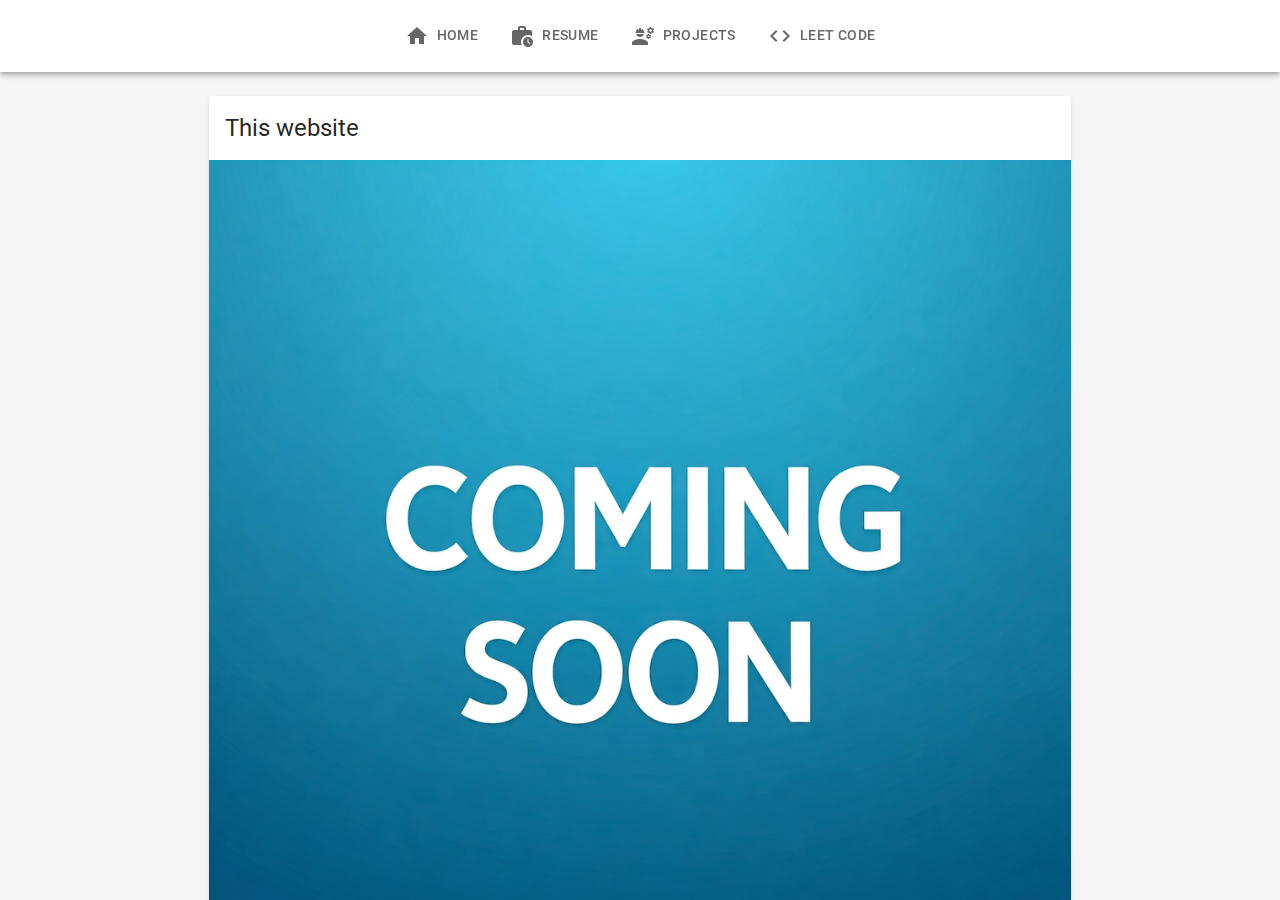
<file: projects.html>
<!DOCTYPE html><html lang="en"><head><meta charSet="utf-8"/><meta name="viewport" content="width=device-width, initial-scale=1"/><link rel="preload" href="/_next/static/media/4473ecc91f70f139-s.p.woff" as="font" crossorigin="" type="font/woff"/><link rel="preload" href="/_next/static/media/463dafcda517f24f-s.p.woff" as="font" crossorigin="" type="font/woff"/><link rel="preload" as="image" href="/coming-soon.png"/><link rel="stylesheet" href="/_next/static/css/aee149250a05a607.css" data-precedence="next"/><link rel="stylesheet" href="/_next/static/css/ff41a71aa64417be.css" data-precedence="next"/><link rel="preload" as="script" fetchPriority="low" href="/_next/static/chunks/webpack-dc5bea888d031ce5.js"/><script src="/_next/static/chunks/4bd1b696-f41cf3c4fb604cc3.js" async=""></script><script src="/_next/static/chunks/215-ada93d2369099c30.js" async=""></script><script src="/_next/static/chunks/main-app-696aac6dce2778e6.js" async=""></script><script src="/_next/static/chunks/898-a4e435a9094346d8.js" async=""></script><script src="/_next/static/chunks/386-16e88d0f73d7b8b3.js" async=""></script><script src="/_next/static/chunks/542-75cbf72fc87530e6.js" async=""></script><script src="/_next/static/chunks/app/layout-fd09946a782316cd.js" async=""></script><script src="/_next/static/chunks/60-37d3493df86b1e92.js" async=""></script><script src="/_next/static/chunks/769-2252b7903b410547.js" async=""></script><script src="/_next/static/chunks/app/projects/page-0aed06b1c0a42ac5.js" async=""></script><meta name="next-size-adjust"/><title>Nickolas Gough</title><meta name="description" content="My personal website"/><link rel="icon" href="/favicon.ico" type="image/x-icon" sizes="16x16"/><script src="/_next/static/chunks/polyfills-42372ed130431b0a.js" noModule=""></script></head><body class="__variable_1e4310 __variable_c3aa02" style="height:100vh;width:100vw;margin:0"><style data-emotion="css a52ic6">.css-a52ic6{display:-webkit-box;display:-webkit-flex;display:-ms-flexbox;display:flex;-webkit-flex-direction:column;-ms-flex-direction:column;flex-direction:column;width:100%;box-sizing:border-box;-webkit-flex-shrink:0;-ms-flex-negative:0;flex-shrink:0;position:fixed;z-index:1100;top:0;left:auto;right:0;--AppBar-color:inherit;}@media print{.css-a52ic6{position:absolute;}}</style><style data-emotion="css 8z46t1">.css-8z46t1{background-color:#fff;color:rgba(0, 0, 0, 0.87);-webkit-transition:box-shadow 300ms cubic-bezier(0.4, 0, 0.2, 1) 0ms;transition:box-shadow 300ms cubic-bezier(0.4, 0, 0.2, 1) 0ms;box-shadow:var(--Paper-shadow);background-image:var(--Paper-overlay);display:-webkit-box;display:-webkit-flex;display:-ms-flexbox;display:flex;-webkit-flex-direction:column;-ms-flex-direction:column;flex-direction:column;width:100%;box-sizing:border-box;-webkit-flex-shrink:0;-ms-flex-negative:0;flex-shrink:0;position:fixed;z-index:1100;top:0;left:auto;right:0;--AppBar-color:inherit;}@media print{.css-8z46t1{position:absolute;}}</style><header class="MuiPaper-root MuiPaper-elevation MuiPaper-elevation4 MuiAppBar-root MuiAppBar-colorInherit MuiAppBar-positionFixed mui-fixed css-8z46t1" style="--Paper-shadow:0px 2px 4px -1px rgba(0,0,0,0.2),0px 4px 5px 0px rgba(0,0,0,0.14),0px 1px 10px 0px rgba(0,0,0,0.12)"><style data-emotion="css 1tfef">.css-1tfef{overflow:hidden;min-height:48px;-webkit-overflow-scrolling:touch;display:-webkit-box;display:-webkit-flex;display:-ms-flexbox;display:flex;}@media (max-width:599.95px){.css-1tfef .MuiTabs-scrollButtons{display:none;}}</style><div class="MuiTabs-root css-1tfef" role="navigation"><style data-emotion="css w94xpu">.css-w94xpu{position:relative;display:inline-block;-webkit-flex:1 1 auto;-ms-flex:1 1 auto;flex:1 1 auto;white-space:nowrap;overflow-x:hidden;width:100%;}</style><div class="MuiTabs-scroller MuiTabs-fixed css-w94xpu" style="overflow:hidden;margin-bottom:0"><style data-emotion="css 8enf3a">.css-8enf3a{display:-webkit-box;display:-webkit-flex;display:-ms-flexbox;display:flex;-webkit-box-pack:center;-ms-flex-pack:center;-webkit-justify-content:center;justify-content:center;}</style><div class="MuiTabs-flexContainer MuiTabs-centered css-8enf3a" role="tablist"><style data-emotion="css oye5px">.css-oye5px{font-family:"Roboto","Helvetica","Arial",sans-serif;font-weight:500;font-size:0.875rem;line-height:1.25;letter-spacing:0.02857em;text-transform:uppercase;max-width:360px;min-width:90px;position:relative;min-height:48px;-webkit-flex-shrink:0;-ms-flex-negative:0;flex-shrink:0;padding:12px 16px;overflow:hidden;white-space:normal;text-align:center;-webkit-flex-direction:row;-ms-flex-direction:row;flex-direction:row;min-height:72px;padding-top:9px;padding-bottom:9px;color:rgba(0, 0, 0, 0.6);}.css-oye5px>.MuiTab-icon{margin-right:8px;}.css-oye5px.Mui-selected{color:#1976d2;}.css-oye5px.Mui-disabled{color:rgba(0, 0, 0, 0.38);}</style><style data-emotion="css 1vpseah">.css-1vpseah{display:-webkit-inline-box;display:-webkit-inline-flex;display:-ms-inline-flexbox;display:inline-flex;-webkit-align-items:center;-webkit-box-align:center;-ms-flex-align:center;align-items:center;-webkit-box-pack:center;-ms-flex-pack:center;-webkit-justify-content:center;justify-content:center;position:relative;box-sizing:border-box;-webkit-tap-highlight-color:transparent;background-color:transparent;outline:0;border:0;margin:0;border-radius:0;padding:0;cursor:pointer;-webkit-user-select:none;-moz-user-select:none;-ms-user-select:none;user-select:none;vertical-align:middle;-moz-appearance:none;-webkit-appearance:none;-webkit-text-decoration:none;text-decoration:none;color:inherit;font-family:"Roboto","Helvetica","Arial",sans-serif;font-weight:500;font-size:0.875rem;line-height:1.25;letter-spacing:0.02857em;text-transform:uppercase;max-width:360px;min-width:90px;position:relative;min-height:48px;-webkit-flex-shrink:0;-ms-flex-negative:0;flex-shrink:0;padding:12px 16px;overflow:hidden;white-space:normal;text-align:center;-webkit-flex-direction:row;-ms-flex-direction:row;flex-direction:row;min-height:72px;padding-top:9px;padding-bottom:9px;color:rgba(0, 0, 0, 0.6);}.css-1vpseah::-moz-focus-inner{border-style:none;}.css-1vpseah.Mui-disabled{pointer-events:none;cursor:default;}@media print{.css-1vpseah{-webkit-print-color-adjust:exact;color-adjust:exact;}}.css-1vpseah>.MuiTab-icon{margin-right:8px;}.css-1vpseah.Mui-selected{color:#1976d2;}.css-1vpseah.Mui-disabled{color:rgba(0, 0, 0, 0.38);}</style><a class="MuiButtonBase-root MuiTab-root MuiTab-labelIcon MuiTab-textColorPrimary css-1vpseah" tabindex="-1" role="tab" aria-selected="false" href="/"><style data-emotion="css q7mezt">.css-q7mezt{-webkit-user-select:none;-moz-user-select:none;-ms-user-select:none;user-select:none;width:1em;height:1em;display:inline-block;-webkit-flex-shrink:0;-ms-flex-negative:0;flex-shrink:0;-webkit-transition:fill 200ms cubic-bezier(0.4, 0, 0.2, 1) 0ms;transition:fill 200ms cubic-bezier(0.4, 0, 0.2, 1) 0ms;fill:currentColor;font-size:1.5rem;}</style><svg class="MuiSvgIcon-root MuiSvgIcon-fontSizeMedium MuiTab-iconWrapper MuiTab-icon css-q7mezt" focusable="false" aria-hidden="true" viewBox="0 0 24 24" data-testid="HomeIcon"><path d="M10 20v-6h4v6h5v-8h3L12 3 2 12h3v8z"></path></svg>Home</a><a class="MuiButtonBase-root MuiTab-root MuiTab-labelIcon MuiTab-textColorPrimary css-1vpseah" tabindex="-1" role="tab" aria-selected="false" href="/resume"><svg class="MuiSvgIcon-root MuiSvgIcon-fontSizeMedium MuiTab-iconWrapper MuiTab-icon css-q7mezt" focusable="false" aria-hidden="true" viewBox="0 0 24 24" data-testid="WorkHistoryIcon"><path d="M18 11c1.49 0 2.87.47 4 1.26V8c0-1.11-.89-2-2-2h-4V4c0-1.11-.89-2-2-2h-4c-1.11 0-2 .89-2 2v2H4c-1.11 0-1.99.89-1.99 2L2 19c0 1.11.89 2 2 2h7.68c-.43-.91-.68-1.92-.68-3 0-3.87 3.13-7 7-7m-8-7h4v2h-4z"></path><path d="M18 13c-2.76 0-5 2.24-5 5s2.24 5 5 5 5-2.24 5-5-2.24-5-5-5m1.65 7.35L17.5 18.2V15h1v2.79l1.85 1.85z"></path></svg>Resume</a><a class="MuiButtonBase-root MuiTab-root MuiTab-labelIcon MuiTab-textColorPrimary Mui-selected css-1vpseah" tabindex="0" role="tab" aria-selected="true" href="/projects"><svg class="MuiSvgIcon-root MuiSvgIcon-fontSizeMedium MuiTab-iconWrapper MuiTab-icon css-q7mezt" focusable="false" aria-hidden="true" viewBox="0 0 24 24" data-testid="EngineeringIcon"><path d="M9 15c-2.67 0-8 1.34-8 4v2h16v-2c0-2.66-5.33-4-8-4m13.1-8.16c.01-.11.02-.22.02-.34s-.01-.23-.03-.34l.74-.58c.07-.05.08-.15.04-.22l-.7-1.21c-.04-.08-.14-.1-.21-.08l-.86.35c-.18-.14-.38-.25-.59-.34l-.13-.93c-.02-.09-.09-.15-.18-.15h-1.4c-.09 0-.16.06-.17.15l-.13.93c-.21.09-.41.21-.59.34l-.87-.35c-.08-.03-.17 0-.21.08l-.7 1.21c-.04.08-.03.17.04.22l.74.58c-.02.11-.03.23-.03.34s.01.23.03.34l-.74.58c-.07.05-.08.15-.04.22l.7 1.21c.04.08.14.1.21.08l.87-.35c.18.14.38.25.59.34l.13.93c.01.09.08.15.17.15h1.4c.09 0 .16-.06.17-.15l.13-.93c.21-.09.41-.21.59-.34l.87.35c.08.03.17 0 .21-.08l.7-1.21c.04-.08.03-.17-.04-.22zm-2.6.91c-.69 0-1.25-.56-1.25-1.25s.56-1.25 1.25-1.25 1.25.56 1.25 1.25-.56 1.25-1.25 1.25m.42 3.93-.5-.87c-.03-.06-.1-.08-.15-.06l-.62.25q-.195-.15-.42-.24l-.09-.66c-.02-.06-.08-.1-.14-.1h-1c-.06 0-.11.04-.12.11l-.09.66c-.15.06-.29.15-.42.24l-.62-.25c-.06-.02-.12 0-.15.06l-.5.87c-.03.06-.02.12.03.16l.53.41c-.01.08-.02.16-.02.24s.01.17.02.24l-.53.41c-.05.04-.06.11-.03.16l.5.87c.03.06.1.08.15.06l.62-.25q.195.15.42.24l.09.66c.01.07.06.11.12.11h1c.06 0 .12-.04.12-.11l.09-.66c.15-.06.29-.15.42-.24l.62.25c.06.02.12 0 .15-.06l.5-.87c.03-.06.02-.12-.03-.16l-.52-.41c.01-.08.02-.16.02-.24s-.01-.17-.02-.24l.53-.41c.05-.04.06-.11.04-.17m-2.42 1.65c-.46 0-.83-.38-.83-.83 0-.46.38-.83.83-.83s.83.38.83.83c0 .46-.37.83-.83.83M4.74 9h8.53c.27 0 .49-.22.49-.49v-.02c0-.27-.22-.49-.49-.49H13c0-1.48-.81-2.75-2-3.45v.95c0 .28-.22.5-.5.5s-.5-.22-.5-.5V4.14C9.68 4.06 9.35 4 9 4s-.68.06-1 .14V5.5c0 .28-.22.5-.5.5S7 5.78 7 5.5v-.95C5.81 5.25 5 6.52 5 8h-.26c-.27 0-.49.22-.49.49v.03c0 .26.22.48.49.48M9 13c1.86 0 3.41-1.28 3.86-3H5.14c.45 1.72 2 3 3.86 3"></path></svg>Projects<style data-emotion="css jkmkwa">.css-jkmkwa{position:absolute;height:2px;bottom:0;width:100%;-webkit-transition:all 300ms cubic-bezier(0.4, 0, 0.2, 1) 0ms;transition:all 300ms cubic-bezier(0.4, 0, 0.2, 1) 0ms;background-color:#1976d2;}</style><span class="MuiTabs-indicator css-jkmkwa"></span></a><a class="MuiButtonBase-root MuiTab-root MuiTab-labelIcon MuiTab-textColorPrimary css-1vpseah" tabindex="-1" role="tab" aria-selected="false" href="/leet-code"><svg class="MuiSvgIcon-root MuiSvgIcon-fontSizeMedium MuiTab-iconWrapper MuiTab-icon css-q7mezt" focusable="false" aria-hidden="true" viewBox="0 0 24 24" data-testid="CodeIcon"><path d="M9.4 16.6 4.8 12l4.6-4.6L8 6l-6 6 6 6zm5.2 0 4.6-4.6-4.6-4.6L16 6l6 6-6 6z"></path></svg>Leet code</a></div></div></div></header><div class="nav_main__Wv8Ps MuiBox-root css-0"><style data-emotion="css 1ov46kg">.css-1ov46kg{display:-webkit-box;display:-webkit-flex;display:-ms-flexbox;display:flex;-webkit-flex-direction:column;-ms-flex-direction:column;flex-direction:column;}.css-1ov46kg>:not(style):not(style){margin:0;}.css-1ov46kg>:not(style)~:not(style){margin-top:16px;}</style><div class="MuiStack-root page_projectsStack__EQkH_ css-1ov46kg"><div class="MuiBox-root css-0"><style data-emotion="css naa195">.css-naa195{overflow:hidden;}</style><style data-emotion="css q8lpi9">.css-q8lpi9{background-color:#fff;color:rgba(0, 0, 0, 0.87);-webkit-transition:box-shadow 300ms cubic-bezier(0.4, 0, 0.2, 1) 0ms;transition:box-shadow 300ms cubic-bezier(0.4, 0, 0.2, 1) 0ms;border-radius:4px;box-shadow:var(--Paper-shadow);background-image:var(--Paper-overlay);overflow:hidden;}</style><div class="MuiPaper-root MuiPaper-elevation MuiPaper-rounded MuiPaper-elevation1 MuiCard-root css-q8lpi9" style="--Paper-shadow:0px 2px 1px -1px rgba(0,0,0,0.2),0px 1px 1px 0px rgba(0,0,0,0.14),0px 1px 3px 0px rgba(0,0,0,0.12)"><style data-emotion="css stdxn0">.css-stdxn0{display:-webkit-box;display:-webkit-flex;display:-ms-flexbox;display:flex;-webkit-align-items:center;-webkit-box-align:center;-ms-flex-align:center;align-items:center;padding:16px;}</style><div class="MuiCardHeader-root css-stdxn0"><style data-emotion="css 1aan0jy">.css-1aan0jy{-webkit-flex:1 1 auto;-ms-flex:1 1 auto;flex:1 1 auto;}.MuiTypography-root:where(.css-1aan0jy .MuiCardHeader-title){display:block;}.MuiTypography-root:where(.css-1aan0jy .MuiCardHeader-subheader){display:block;}</style><div class="MuiCardHeader-content css-1aan0jy"><style data-emotion="css elr2b6">.css-elr2b6{margin:0;font-family:"Roboto","Helvetica","Arial",sans-serif;font-weight:400;font-size:1.5rem;line-height:1.334;letter-spacing:0em;}</style><span class="MuiTypography-root MuiTypography-h5 MuiCardHeader-title css-elr2b6">This website</span></div></div><style data-emotion="css 9y3ish">.css-9y3ish{display:block;-webkit-background-size:cover;background-size:cover;background-repeat:no-repeat;-webkit-background-position:center;background-position:center;width:100%;object-fit:cover;}</style><img class="MuiCardMedia-root MuiCardMedia-media MuiCardMedia-img css-9y3ish" src="/coming-soon.png" width="100%"/><style data-emotion="css 15q2cw4">.css-15q2cw4{padding:16px;}.css-15q2cw4:last-child{padding-bottom:24px;}</style><div class="MuiCardContent-root css-15q2cw4">This website is fairly simple and I built it to serve as a central hub to showcase my work and skills.</div><style data-emotion="css x0ed6d">.css-x0ed6d{display:-webkit-box;display:-webkit-flex;display:-ms-flexbox;display:flex;-webkit-align-items:center;-webkit-box-align:center;-ms-flex-align:center;align-items:center;padding:8px;}.css-x0ed6d>:not(style)~:not(style){margin-left:8px;}</style><div class="MuiCardActions-root MuiCardActions-spacing css-x0ed6d"><style data-emotion="css 1r2yh9t">.css-1r2yh9t{-webkit-text-decoration:underline;text-decoration:underline;text-decoration-color:var(--Link-underlineColor);--Link-underlineColor:rgba(25, 118, 210, 0.4);}.css-1r2yh9t:hover{text-decoration-color:inherit;}</style><style data-emotion="css jdubn1">.css-jdubn1{margin:0;font:inherit;line-height:inherit;letter-spacing:inherit;color:#1976d2;-webkit-text-decoration:underline;text-decoration:underline;text-decoration-color:var(--Link-underlineColor);--Link-underlineColor:rgba(25, 118, 210, 0.4);}.css-jdubn1:hover{text-decoration-color:inherit;}</style><a class="MuiTypography-root MuiTypography-inherit MuiLink-root MuiLink-underlineAlways css-jdubn1" href="https://github.com/nickolasgough/website" target="_blank">GitHub link</a></div></div></div><div class="MuiBox-root css-0"><div class="MuiPaper-root MuiPaper-elevation MuiPaper-rounded MuiPaper-elevation1 MuiCard-root css-q8lpi9" style="--Paper-shadow:0px 2px 1px -1px rgba(0,0,0,0.2),0px 1px 1px 0px rgba(0,0,0,0.14),0px 1px 3px 0px rgba(0,0,0,0.12)"><div class="MuiCardHeader-root css-stdxn0"><div class="MuiCardHeader-content css-1aan0jy"><span class="MuiTypography-root MuiTypography-h5 MuiCardHeader-title css-elr2b6">Cloud 9</span></div></div><img class="MuiCardMedia-root MuiCardMedia-media MuiCardMedia-img css-9y3ish" src="/coming-soon.png" width="100%"/><div class="MuiCardContent-root css-15q2cw4">Cloud 9 is a social media web app I built to challenge myself. Reddit was my inspiration because I&#x27;m an avid user and I&#x27;ve always been curious about the technical problems the Reddit R&amp;D team have solved.</div><div class="MuiCardActions-root MuiCardActions-spacing css-x0ed6d"><span>GitHub links: </span><a class="MuiTypography-root MuiTypography-inherit MuiLink-root MuiLink-underlineAlways css-jdubn1" href="https://github.com/nickolasgough/cloud-9-client">Cloud 9 Client</a><a class="MuiTypography-root MuiTypography-inherit MuiLink-root MuiLink-underlineAlways css-jdubn1" href="https://github.com/nickolasgough/cloud-9-iam">Cloud 9 IAM</a></div></div></div></div></div><script src="/_next/static/chunks/webpack-dc5bea888d031ce5.js" async=""></script><script>(self.__next_f=self.__next_f||[]).push([0])</script><script>self.__next_f.push([1,"5:\"$Sreact.fragment\"\n6:I[6378,[\"898\",\"static/chunks/898-a4e435a9094346d8.js\",\"386\",\"static/chunks/386-16e88d0f73d7b8b3.js\",\"542\",\"static/chunks/542-75cbf72fc87530e6.js\",\"185\",\"static/chunks/app/layout-fd09946a782316cd.js\"],\"default\"]\n7:I[9275,[],\"\"]\n8:I[1343,[],\"\"]\n9:I[8929,[\"898\",\"static/chunks/898-a4e435a9094346d8.js\",\"60\",\"static/chunks/60-37d3493df86b1e92.js\",\"769\",\"static/chunks/769-2252b7903b410547.js\",\"895\",\"static/chunks/app/projects/page-0aed06b1c0a42ac5.js\"],\"default\"]\na:I[1538,[\"898\",\"static/chunks/898-a4e435a9094346d8.js\",\"60\",\"static/chunks/60-37d3493df86b1e92.js\",\"769\",\"static/chunks/769-2252b7903b410547.js\",\"895\",\"static/chunks/app/projects/page-0aed06b1c0a42ac5.js\"],\"default\"]\nb:I[270,[\"898\",\"static/chunks/898-a4e435a9094346d8.js\",\"60\",\"static/chunks/60-37d3493df86b1e92.js\",\"769\",\"static/chunks/769-2252b7903b410547.js\",\"895\",\"static/chunks/app/projects/page-0aed06b1c0a42ac5.js\"],\"default\"]\nc:I[7573,[\"898\",\"static/chunks/898-a4e435a9094346d8.js\",\"60\",\"static/chunks/60-37d3493df86b1e92.js\",\"769\",\"static/chunks/769-2252b7903b410547.js\",\"895\",\"static/chunks/app/projects/page-0aed06b1c0a42ac5.js\"],\"default\"]\nd:I[4037,[\"898\",\"static/chunks/898-a4e435a9094346d8.js\",\"60\",\"static/chunks/60-37d3493df86b1e92.js\",\"769\",\"static/chunks/769-2252b7903b410547.js\",\"895\",\"static/chunks/app/projects/page-0aed06b1c0a42ac5.js\"],\"default\"]\ne:I[4696,[\"898\",\"static/chunks/898-a4e435a9094346d8.js\",\"60\",\"static/chunks/60-37d3493df86b1e92.js\",\"769\",\"static/chunks/769-2252b7903b410547.js\",\"895\",\"static/chunks/app/projects/page-0aed06b1c0a42ac5.js\"],\"default\"]\nf:I[2879,[\"898\",\"static/chunks/898-a4e435a9094346d8.js\",\"60\",\"static/chunks/60-37d3493df86b1e92.js\",\"769\",\"static/chunks/769-2252b7903b410547.js\",\"895\",\"static/chunks/app/projects/page-0aed06b1c0a42ac5.js\"],\"default\"]\n10:I[1665,[\"898\",\"static/chunks/898-a4e435a9094346d8.js\",\"60\",\"static/chunks/60-37d3493df86b1e92.js\",\"769\",\"static/chunks/769-2252b7903b410547.js\",\"895\",\"static/chunks/app/projects/page-0aed06b1c0a42ac5.js\"],\"default\"]\n11:I[3120,[],\"OutletBoundary\"]\n13:I[31"])</script><script>self.__next_f.push([1,"20,[],\"MetadataBoundary\"]\n15:I[3120,[],\"ViewportBoundary\"]\n17:I[6130,[],\"\"]\n1:HL[\"/_next/static/media/4473ecc91f70f139-s.p.woff\",\"font\",{\"crossOrigin\":\"\",\"type\":\"font/woff\"}]\n2:HL[\"/_next/static/media/463dafcda517f24f-s.p.woff\",\"font\",{\"crossOrigin\":\"\",\"type\":\"font/woff\"}]\n3:HL[\"/_next/static/css/aee149250a05a607.css\",\"style\"]\n4:HL[\"/_next/static/css/ff41a71aa64417be.css\",\"style\"]\n"])</script><script>self.__next_f.push([1,"0:{\"P\":null,\"b\":\"TjMiMDYl99SlZeYPi-PGy\",\"p\":\"\",\"c\":[\"\",\"projects\"],\"i\":false,\"f\":[[[\"\",{\"children\":[\"projects\",{\"children\":[\"__PAGE__\",{}]}]},\"$undefined\",\"$undefined\",true],[\"\",[\"$\",\"$5\",\"c\",{\"children\":[[[\"$\",\"link\",\"0\",{\"rel\":\"stylesheet\",\"href\":\"/_next/static/css/aee149250a05a607.css\",\"precedence\":\"next\",\"crossOrigin\":\"$undefined\",\"nonce\":\"$undefined\"}]],[\"$\",\"html\",null,{\"lang\":\"en\",\"children\":[\"$\",\"body\",null,{\"className\":\"__variable_1e4310 __variable_c3aa02\",\"style\":{\"height\":\"100vh\",\"width\":\"100vw\",\"margin\":0},\"children\":[\"$\",\"$L6\",null,{\"children\":[\"$\",\"$L7\",null,{\"parallelRouterKey\":\"children\",\"segmentPath\":[\"children\"],\"error\":\"$undefined\",\"errorStyles\":\"$undefined\",\"errorScripts\":\"$undefined\",\"template\":[\"$\",\"$L8\",null,{}],\"templateStyles\":\"$undefined\",\"templateScripts\":\"$undefined\",\"notFound\":[[\"$\",\"title\",null,{\"children\":\"404: This page could not be found.\"}],[\"$\",\"div\",null,{\"style\":{\"fontFamily\":\"system-ui,\\\"Segoe UI\\\",Roboto,Helvetica,Arial,sans-serif,\\\"Apple Color Emoji\\\",\\\"Segoe UI Emoji\\\"\",\"height\":\"100vh\",\"textAlign\":\"center\",\"display\":\"flex\",\"flexDirection\":\"column\",\"alignItems\":\"center\",\"justifyContent\":\"center\"},\"children\":[\"$\",\"div\",null,{\"children\":[[\"$\",\"style\",null,{\"dangerouslySetInnerHTML\":{\"__html\":\"body{color:#000;background:#fff;margin:0}.next-error-h1{border-right:1px solid rgba(0,0,0,.3)}@media (prefers-color-scheme:dark){body{color:#fff;background:#000}.next-error-h1{border-right:1px solid rgba(255,255,255,.3)}}\"}}],[\"$\",\"h1\",null,{\"className\":\"next-error-h1\",\"style\":{\"display\":\"inline-block\",\"margin\":\"0 20px 0 0\",\"padding\":\"0 23px 0 0\",\"fontSize\":24,\"fontWeight\":500,\"verticalAlign\":\"top\",\"lineHeight\":\"49px\"},\"children\":\"404\"}],[\"$\",\"div\",null,{\"style\":{\"display\":\"inline-block\"},\"children\":[\"$\",\"h2\",null,{\"style\":{\"fontSize\":14,\"fontWeight\":400,\"lineHeight\":\"49px\",\"margin\":0},\"children\":\"This page could not be found.\"}]}]]}]}]],\"notFoundStyles\":[]}]}]}]}]]}],{\"children\":[\"projects\",[\"$\",\"$5\",\"c\",{\"children\":[null,[\"$\",\"$L7\",null,{\"parallelRouterKey\":\"children\",\"segmentPath\":[\"children\",\"projects\",\"children\"],\"error\":\"$undefined\",\"errorStyles\":\"$undefined\",\"errorScripts\":\"$undefined\",\"template\":[\"$\",\"$L8\",null,{}],\"templateStyles\":\"$undefined\",\"templateScripts\":\"$undefined\",\"notFound\":\"$undefined\",\"notFoundStyles\":\"$undefined\"}]]}],{\"children\":[\"__PAGE__\",[\"$\",\"$5\",\"c\",{\"children\":[[\"$\",\"$L9\",null,{\"className\":\"page_projectsStack__EQkH_\",\"spacing\":2,\"children\":[[\"$\",\"$La\",\"website-proj\",{\"className\":\"$undefined\",\"children\":[\"$\",\"$Lb\",null,{\"className\":\"$undefined\",\"children\":[[\"$\",\"$Lc\",null,{\"title\":\"This website\"}],[\"$\",\"$Ld\",null,{\"component\":\"img\",\"width\":\"100%\",\"image\":\"/coming-soon.png\"}],[\"$\",\"$Le\",null,{\"children\":\"This website is fairly simple and I built it to serve as a central hub to showcase my work and skills.\"}],[\"$\",\"$Lf\",null,{\"children\":[\"$\",\"$L10\",null,{\"href\":\"https://github.com/nickolasgough/website\",\"target\":\"_blank\",\"children\":\"GitHub link\"}]}]]}]}],[\"$\",\"$La\",\"cloud-9-proj\",{\"className\":\"$undefined\",\"children\":[\"$\",\"$Lb\",null,{\"className\":\"$undefined\",\"children\":[[\"$\",\"$Lc\",null,{\"title\":\"Cloud 9\"}],[\"$\",\"$Ld\",null,{\"component\":\"img\",\"width\":\"100%\",\"image\":\"/coming-soon.png\"}],[\"$\",\"$Le\",null,{\"children\":\"Cloud 9 is a social media web app I built to challenge myself. Reddit was my inspiration because I'm an avid user and I've always been curious about the technical problems the Reddit R\u0026D team have solved.\"}],[\"$\",\"$Lf\",null,{\"children\":[[\"$\",\"span\",null,{\"children\":\"GitHub links: \"}],[[\"$\",\"$L10\",\"client-link\",{\"href\":\"https://github.com/nickolasgough/cloud-9-client\",\"children\":\"Cloud 9 Client\"}],[\"$\",\"$L10\",\"iam-link\",{\"href\":\"https://github.com/nickolasgough/cloud-9-iam\",\"children\":\"Cloud 9 IAM\"}]]]}]]}]}]]}],[[\"$\",\"link\",\"0\",{\"rel\":\"stylesheet\",\"href\":\"/_next/static/css/ff41a71aa64417be.css\",\"precedence\":\"next\",\"crossOrigin\":\"$undefined\",\"nonce\":\"$undefined\"}]],[\"$\",\"$L11\",null,{\"children\":\"$L12\"}]]}],{},null]},null]},null],[\"$\",\"$5\",\"h\",{\"children\":[null,[\"$\",\"$5\",\"jPlRiEX6niLCioC5keobQ\",{\"children\":[[\"$\",\"$L13\",null,{\"children\":\"$L14\"}],[\"$\",\"$L15\",null,{\"children\":\"$L16\"}],[\"$\",\"meta\",null,{\"name\":\"next-size-adjust\"}]]}]]}]]],\"m\":\"$undefined\",\"G\":[\"$17\",\"$undefined\"],\"s\":false,\"S\":true}\n"])</script><script>self.__next_f.push([1,"16:[[\"$\",\"meta\",\"0\",{\"name\":\"viewport\",\"content\":\"width=device-width, initial-scale=1\"}]]\n14:[[\"$\",\"meta\",\"0\",{\"charSet\":\"utf-8\"}],[\"$\",\"title\",\"1\",{\"children\":\"Nickolas Gough\"}],[\"$\",\"meta\",\"2\",{\"name\":\"description\",\"content\":\"My personal website\"}],[\"$\",\"link\",\"3\",{\"rel\":\"icon\",\"href\":\"/favicon.ico\",\"type\":\"image/x-icon\",\"sizes\":\"16x16\"}]]\n"])</script><script>self.__next_f.push([1,"12:null\n"])</script></body></html>
</file>
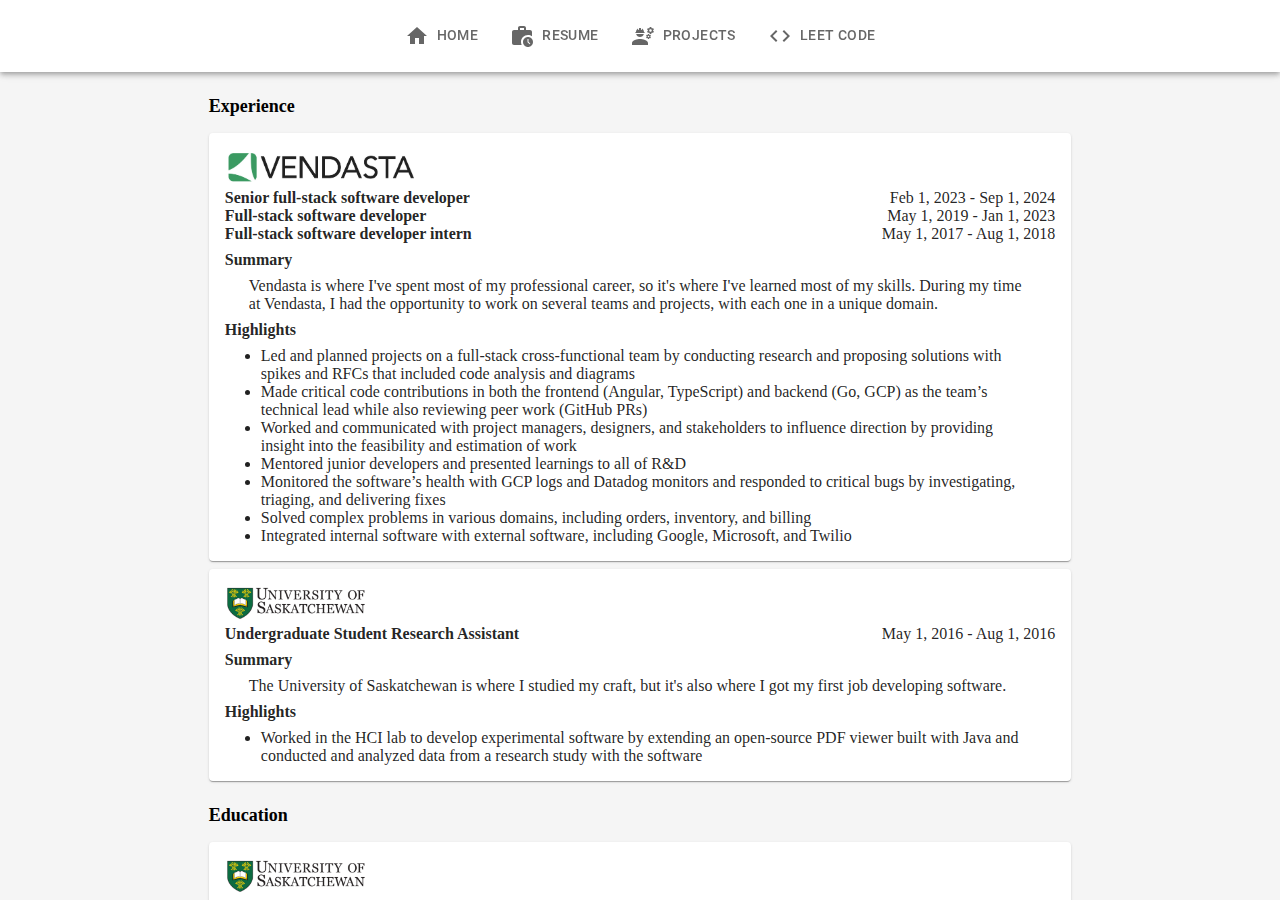
<file: resume.html>
<!DOCTYPE html><html lang="en"><head><meta charSet="utf-8"/><meta name="viewport" content="width=device-width, initial-scale=1"/><link rel="preload" href="/_next/static/media/4473ecc91f70f139-s.p.woff" as="font" crossorigin="" type="font/woff"/><link rel="preload" href="/_next/static/media/463dafcda517f24f-s.p.woff" as="font" crossorigin="" type="font/woff"/><link rel="preload" as="image" href="/vendasta.png"/><link rel="preload" as="image" href="/university-of-saskatchewan.png"/><link rel="stylesheet" href="/_next/static/css/aee149250a05a607.css" data-precedence="next"/><link rel="stylesheet" href="/_next/static/css/c9c811340cbf4c79.css" data-precedence="next"/><link rel="preload" as="script" fetchPriority="low" href="/_next/static/chunks/webpack-dc5bea888d031ce5.js"/><script src="/_next/static/chunks/4bd1b696-f41cf3c4fb604cc3.js" async=""></script><script src="/_next/static/chunks/215-ada93d2369099c30.js" async=""></script><script src="/_next/static/chunks/main-app-696aac6dce2778e6.js" async=""></script><script src="/_next/static/chunks/898-a4e435a9094346d8.js" async=""></script><script src="/_next/static/chunks/386-16e88d0f73d7b8b3.js" async=""></script><script src="/_next/static/chunks/542-75cbf72fc87530e6.js" async=""></script><script src="/_next/static/chunks/app/layout-fd09946a782316cd.js" async=""></script><script src="/_next/static/chunks/app/resume/page-2f50d1ec3491126b.js" async=""></script><meta name="next-size-adjust"/><title>Nickolas Gough</title><meta name="description" content="My personal website"/><link rel="icon" href="/favicon.ico" type="image/x-icon" sizes="16x16"/><script src="/_next/static/chunks/polyfills-42372ed130431b0a.js" noModule=""></script></head><body class="__variable_1e4310 __variable_c3aa02" style="height:100vh;width:100vw;margin:0"><style data-emotion="css a52ic6">.css-a52ic6{display:-webkit-box;display:-webkit-flex;display:-ms-flexbox;display:flex;-webkit-flex-direction:column;-ms-flex-direction:column;flex-direction:column;width:100%;box-sizing:border-box;-webkit-flex-shrink:0;-ms-flex-negative:0;flex-shrink:0;position:fixed;z-index:1100;top:0;left:auto;right:0;--AppBar-color:inherit;}@media print{.css-a52ic6{position:absolute;}}</style><style data-emotion="css 8z46t1">.css-8z46t1{background-color:#fff;color:rgba(0, 0, 0, 0.87);-webkit-transition:box-shadow 300ms cubic-bezier(0.4, 0, 0.2, 1) 0ms;transition:box-shadow 300ms cubic-bezier(0.4, 0, 0.2, 1) 0ms;box-shadow:var(--Paper-shadow);background-image:var(--Paper-overlay);display:-webkit-box;display:-webkit-flex;display:-ms-flexbox;display:flex;-webkit-flex-direction:column;-ms-flex-direction:column;flex-direction:column;width:100%;box-sizing:border-box;-webkit-flex-shrink:0;-ms-flex-negative:0;flex-shrink:0;position:fixed;z-index:1100;top:0;left:auto;right:0;--AppBar-color:inherit;}@media print{.css-8z46t1{position:absolute;}}</style><header class="MuiPaper-root MuiPaper-elevation MuiPaper-elevation4 MuiAppBar-root MuiAppBar-colorInherit MuiAppBar-positionFixed mui-fixed css-8z46t1" style="--Paper-shadow:0px 2px 4px -1px rgba(0,0,0,0.2),0px 4px 5px 0px rgba(0,0,0,0.14),0px 1px 10px 0px rgba(0,0,0,0.12)"><style data-emotion="css 1tfef">.css-1tfef{overflow:hidden;min-height:48px;-webkit-overflow-scrolling:touch;display:-webkit-box;display:-webkit-flex;display:-ms-flexbox;display:flex;}@media (max-width:599.95px){.css-1tfef .MuiTabs-scrollButtons{display:none;}}</style><div class="MuiTabs-root css-1tfef" role="navigation"><style data-emotion="css w94xpu">.css-w94xpu{position:relative;display:inline-block;-webkit-flex:1 1 auto;-ms-flex:1 1 auto;flex:1 1 auto;white-space:nowrap;overflow-x:hidden;width:100%;}</style><div class="MuiTabs-scroller MuiTabs-fixed css-w94xpu" style="overflow:hidden;margin-bottom:0"><style data-emotion="css 8enf3a">.css-8enf3a{display:-webkit-box;display:-webkit-flex;display:-ms-flexbox;display:flex;-webkit-box-pack:center;-ms-flex-pack:center;-webkit-justify-content:center;justify-content:center;}</style><div class="MuiTabs-flexContainer MuiTabs-centered css-8enf3a" role="tablist"><style data-emotion="css oye5px">.css-oye5px{font-family:"Roboto","Helvetica","Arial",sans-serif;font-weight:500;font-size:0.875rem;line-height:1.25;letter-spacing:0.02857em;text-transform:uppercase;max-width:360px;min-width:90px;position:relative;min-height:48px;-webkit-flex-shrink:0;-ms-flex-negative:0;flex-shrink:0;padding:12px 16px;overflow:hidden;white-space:normal;text-align:center;-webkit-flex-direction:row;-ms-flex-direction:row;flex-direction:row;min-height:72px;padding-top:9px;padding-bottom:9px;color:rgba(0, 0, 0, 0.6);}.css-oye5px>.MuiTab-icon{margin-right:8px;}.css-oye5px.Mui-selected{color:#1976d2;}.css-oye5px.Mui-disabled{color:rgba(0, 0, 0, 0.38);}</style><style data-emotion="css 1vpseah">.css-1vpseah{display:-webkit-inline-box;display:-webkit-inline-flex;display:-ms-inline-flexbox;display:inline-flex;-webkit-align-items:center;-webkit-box-align:center;-ms-flex-align:center;align-items:center;-webkit-box-pack:center;-ms-flex-pack:center;-webkit-justify-content:center;justify-content:center;position:relative;box-sizing:border-box;-webkit-tap-highlight-color:transparent;background-color:transparent;outline:0;border:0;margin:0;border-radius:0;padding:0;cursor:pointer;-webkit-user-select:none;-moz-user-select:none;-ms-user-select:none;user-select:none;vertical-align:middle;-moz-appearance:none;-webkit-appearance:none;-webkit-text-decoration:none;text-decoration:none;color:inherit;font-family:"Roboto","Helvetica","Arial",sans-serif;font-weight:500;font-size:0.875rem;line-height:1.25;letter-spacing:0.02857em;text-transform:uppercase;max-width:360px;min-width:90px;position:relative;min-height:48px;-webkit-flex-shrink:0;-ms-flex-negative:0;flex-shrink:0;padding:12px 16px;overflow:hidden;white-space:normal;text-align:center;-webkit-flex-direction:row;-ms-flex-direction:row;flex-direction:row;min-height:72px;padding-top:9px;padding-bottom:9px;color:rgba(0, 0, 0, 0.6);}.css-1vpseah::-moz-focus-inner{border-style:none;}.css-1vpseah.Mui-disabled{pointer-events:none;cursor:default;}@media print{.css-1vpseah{-webkit-print-color-adjust:exact;color-adjust:exact;}}.css-1vpseah>.MuiTab-icon{margin-right:8px;}.css-1vpseah.Mui-selected{color:#1976d2;}.css-1vpseah.Mui-disabled{color:rgba(0, 0, 0, 0.38);}</style><a class="MuiButtonBase-root MuiTab-root MuiTab-labelIcon MuiTab-textColorPrimary css-1vpseah" tabindex="-1" role="tab" aria-selected="false" href="/"><style data-emotion="css q7mezt">.css-q7mezt{-webkit-user-select:none;-moz-user-select:none;-ms-user-select:none;user-select:none;width:1em;height:1em;display:inline-block;-webkit-flex-shrink:0;-ms-flex-negative:0;flex-shrink:0;-webkit-transition:fill 200ms cubic-bezier(0.4, 0, 0.2, 1) 0ms;transition:fill 200ms cubic-bezier(0.4, 0, 0.2, 1) 0ms;fill:currentColor;font-size:1.5rem;}</style><svg class="MuiSvgIcon-root MuiSvgIcon-fontSizeMedium MuiTab-iconWrapper MuiTab-icon css-q7mezt" focusable="false" aria-hidden="true" viewBox="0 0 24 24" data-testid="HomeIcon"><path d="M10 20v-6h4v6h5v-8h3L12 3 2 12h3v8z"></path></svg>Home</a><a class="MuiButtonBase-root MuiTab-root MuiTab-labelIcon MuiTab-textColorPrimary Mui-selected css-1vpseah" tabindex="0" role="tab" aria-selected="true" href="/resume"><svg class="MuiSvgIcon-root MuiSvgIcon-fontSizeMedium MuiTab-iconWrapper MuiTab-icon css-q7mezt" focusable="false" aria-hidden="true" viewBox="0 0 24 24" data-testid="WorkHistoryIcon"><path d="M18 11c1.49 0 2.87.47 4 1.26V8c0-1.11-.89-2-2-2h-4V4c0-1.11-.89-2-2-2h-4c-1.11 0-2 .89-2 2v2H4c-1.11 0-1.99.89-1.99 2L2 19c0 1.11.89 2 2 2h7.68c-.43-.91-.68-1.92-.68-3 0-3.87 3.13-7 7-7m-8-7h4v2h-4z"></path><path d="M18 13c-2.76 0-5 2.24-5 5s2.24 5 5 5 5-2.24 5-5-2.24-5-5-5m1.65 7.35L17.5 18.2V15h1v2.79l1.85 1.85z"></path></svg>Resume<style data-emotion="css jkmkwa">.css-jkmkwa{position:absolute;height:2px;bottom:0;width:100%;-webkit-transition:all 300ms cubic-bezier(0.4, 0, 0.2, 1) 0ms;transition:all 300ms cubic-bezier(0.4, 0, 0.2, 1) 0ms;background-color:#1976d2;}</style><span class="MuiTabs-indicator css-jkmkwa"></span></a><a class="MuiButtonBase-root MuiTab-root MuiTab-labelIcon MuiTab-textColorPrimary css-1vpseah" tabindex="-1" role="tab" aria-selected="false" href="/projects"><svg class="MuiSvgIcon-root MuiSvgIcon-fontSizeMedium MuiTab-iconWrapper MuiTab-icon css-q7mezt" focusable="false" aria-hidden="true" viewBox="0 0 24 24" data-testid="EngineeringIcon"><path d="M9 15c-2.67 0-8 1.34-8 4v2h16v-2c0-2.66-5.33-4-8-4m13.1-8.16c.01-.11.02-.22.02-.34s-.01-.23-.03-.34l.74-.58c.07-.05.08-.15.04-.22l-.7-1.21c-.04-.08-.14-.1-.21-.08l-.86.35c-.18-.14-.38-.25-.59-.34l-.13-.93c-.02-.09-.09-.15-.18-.15h-1.4c-.09 0-.16.06-.17.15l-.13.93c-.21.09-.41.21-.59.34l-.87-.35c-.08-.03-.17 0-.21.08l-.7 1.21c-.04.08-.03.17.04.22l.74.58c-.02.11-.03.23-.03.34s.01.23.03.34l-.74.58c-.07.05-.08.15-.04.22l.7 1.21c.04.08.14.1.21.08l.87-.35c.18.14.38.25.59.34l.13.93c.01.09.08.15.17.15h1.4c.09 0 .16-.06.17-.15l.13-.93c.21-.09.41-.21.59-.34l.87.35c.08.03.17 0 .21-.08l.7-1.21c.04-.08.03-.17-.04-.22zm-2.6.91c-.69 0-1.25-.56-1.25-1.25s.56-1.25 1.25-1.25 1.25.56 1.25 1.25-.56 1.25-1.25 1.25m.42 3.93-.5-.87c-.03-.06-.1-.08-.15-.06l-.62.25q-.195-.15-.42-.24l-.09-.66c-.02-.06-.08-.1-.14-.1h-1c-.06 0-.11.04-.12.11l-.09.66c-.15.06-.29.15-.42.24l-.62-.25c-.06-.02-.12 0-.15.06l-.5.87c-.03.06-.02.12.03.16l.53.41c-.01.08-.02.16-.02.24s.01.17.02.24l-.53.41c-.05.04-.06.11-.03.16l.5.87c.03.06.1.08.15.06l.62-.25q.195.15.42.24l.09.66c.01.07.06.11.12.11h1c.06 0 .12-.04.12-.11l.09-.66c.15-.06.29-.15.42-.24l.62.25c.06.02.12 0 .15-.06l.5-.87c.03-.06.02-.12-.03-.16l-.52-.41c.01-.08.02-.16.02-.24s-.01-.17-.02-.24l.53-.41c.05-.04.06-.11.04-.17m-2.42 1.65c-.46 0-.83-.38-.83-.83 0-.46.38-.83.83-.83s.83.38.83.83c0 .46-.37.83-.83.83M4.74 9h8.53c.27 0 .49-.22.49-.49v-.02c0-.27-.22-.49-.49-.49H13c0-1.48-.81-2.75-2-3.45v.95c0 .28-.22.5-.5.5s-.5-.22-.5-.5V4.14C9.68 4.06 9.35 4 9 4s-.68.06-1 .14V5.5c0 .28-.22.5-.5.5S7 5.78 7 5.5v-.95C5.81 5.25 5 6.52 5 8h-.26c-.27 0-.49.22-.49.49v.03c0 .26.22.48.49.48M9 13c1.86 0 3.41-1.28 3.86-3H5.14c.45 1.72 2 3 3.86 3"></path></svg>Projects</a><a class="MuiButtonBase-root MuiTab-root MuiTab-labelIcon MuiTab-textColorPrimary css-1vpseah" tabindex="-1" role="tab" aria-selected="false" href="/leet-code"><svg class="MuiSvgIcon-root MuiSvgIcon-fontSizeMedium MuiTab-iconWrapper MuiTab-icon css-q7mezt" focusable="false" aria-hidden="true" viewBox="0 0 24 24" data-testid="CodeIcon"><path d="M9.4 16.6 4.8 12l4.6-4.6L8 6l-6 6 6 6zm5.2 0 4.6-4.6-4.6-4.6L16 6l6 6-6 6z"></path></svg>Leet code</a></div></div></div></header><div class="nav_main__Wv8Ps MuiBox-root css-0"><style data-emotion="css 1orv6po">.css-1orv6po{display:-webkit-box;display:-webkit-flex;display:-ms-flexbox;display:flex;-webkit-flex-direction:column;-ms-flex-direction:column;flex-direction:column;}.css-1orv6po>:not(style):not(style){margin:0;}.css-1orv6po>:not(style)~:not(style){margin-top:24px;}</style><div class="MuiStack-root page_resumeStack__cc6Rh css-1orv6po"><style data-emotion="css 1ov46kg">.css-1ov46kg{display:-webkit-box;display:-webkit-flex;display:-ms-flexbox;display:flex;-webkit-flex-direction:column;-ms-flex-direction:column;flex-direction:column;}.css-1ov46kg>:not(style):not(style){margin:0;}.css-1ov46kg>:not(style)~:not(style){margin-top:16px;}</style><div class="MuiStack-root css-1ov46kg"><div class="page_titleBox__7yEX3 MuiBox-root css-0">Experience</div><style data-emotion="css 18zsr3k">.css-18zsr3k{display:-webkit-box;display:-webkit-flex;display:-ms-flexbox;display:flex;-webkit-flex-direction:column;-ms-flex-direction:column;flex-direction:column;}.css-18zsr3k>:not(style):not(style){margin:0;}.css-18zsr3k>:not(style)~:not(style){margin-top:8px;}</style><div class="MuiStack-root card_pageStack__c22Sl css-18zsr3k"><style data-emotion="css 110i50s">.css-110i50s{background-color:#fff;color:rgba(0, 0, 0, 0.87);-webkit-transition:box-shadow 300ms cubic-bezier(0.4, 0, 0.2, 1) 0ms;transition:box-shadow 300ms cubic-bezier(0.4, 0, 0.2, 1) 0ms;border-radius:4px;box-shadow:var(--Paper-shadow);background-image:var(--Paper-overlay);}</style><div class="MuiPaper-root MuiPaper-elevation MuiPaper-rounded MuiPaper-elevation1 card_sectionPaper__7Oy2J css-110i50s" style="--Paper-shadow:0px 2px 1px -1px rgba(0,0,0,0.2),0px 1px 1px 0px rgba(0,0,0,0.14),0px 1px 3px 0px rgba(0,0,0,0.12)"><style data-emotion="css j7qwjs">.css-j7qwjs{display:-webkit-box;display:-webkit-flex;display:-ms-flexbox;display:flex;-webkit-flex-direction:column;-ms-flex-direction:column;flex-direction:column;}</style><div class="MuiStack-root card_sectionBox__HHTUO css-j7qwjs"><div class="MuiBox-root css-0"><img class="card_companyLogo__hh4VP" src="/vendasta.png"/></div><div class="MuiStack-root css-j7qwjs"><div class="card_titleBox__rUH8q MuiBox-root css-0"><span class="card_titleName__nxoCM">Senior full-stack software developer</span><span>Feb 1, 2023<!-- --> - <!-- -->Sep 1, 2024</span></div><div class="card_titleBox__rUH8q MuiBox-root css-0"><span class="card_titleName__nxoCM">Full-stack software developer</span><span>May 1, 2019<!-- --> - <!-- -->Jan 1, 2023</span></div><div class="card_titleBox__rUH8q MuiBox-root css-0"><span class="card_titleName__nxoCM">Full-stack software developer intern</span><span>May 1, 2017<!-- --> - <!-- -->Aug 1, 2018</span></div></div><div class="card_subsectionTitle__BiiEl MuiBox-root css-0">Summary</div><div class="card_subsectionText__PzKhF MuiBox-root css-0">Vendasta is where I&#x27;ve spent most of my professional career, so it&#x27;s where I&#x27;ve learned most of my skills. During my time at Vendasta, I had the opportunity to work on several teams and projects, with each one in a unique domain.</div><div class="card_subsectionTitle__BiiEl MuiBox-root css-0">Highlights</div><div class="card_subsectionText__PzKhF MuiBox-root css-0"><ul><li>Led and planned projects on a full-stack cross-functional team by conducting research and proposing solutions with spikes and RFCs that included code analysis and diagrams</li><li>Made critical code contributions in both the frontend (Angular, TypeScript) and backend (Go, GCP) as the team’s technical lead while also reviewing peer work (GitHub PRs)</li><li>Worked and communicated with project managers, designers, and stakeholders to influence direction by providing insight into the feasibility and estimation of work</li><li>Mentored junior developers and presented learnings to all of R&amp;D</li><li>Monitored the software’s health with GCP logs and Datadog monitors and responded to critical bugs by investigating, triaging, and delivering fixes</li><li>Solved complex problems in various domains, including orders, inventory, and billing</li><li>Integrated internal software with external software, including Google, Microsoft, and Twilio</li></ul></div></div></div><div class="MuiPaper-root MuiPaper-elevation MuiPaper-rounded MuiPaper-elevation1 card_sectionPaper__7Oy2J css-110i50s" style="--Paper-shadow:0px 2px 1px -1px rgba(0,0,0,0.2),0px 1px 1px 0px rgba(0,0,0,0.14),0px 1px 3px 0px rgba(0,0,0,0.12)"><div class="MuiStack-root card_sectionBox__HHTUO css-j7qwjs"><div class="MuiBox-root css-0"><img class="card_companyLogo__hh4VP" src="/university-of-saskatchewan.png"/></div><div class="MuiStack-root css-j7qwjs"><div class="card_titleBox__rUH8q MuiBox-root css-0"><span class="card_titleName__nxoCM">Undergraduate Student Research Assistant</span><span>May 1, 2016<!-- --> - <!-- -->Aug 1, 2016</span></div></div><div class="card_subsectionTitle__BiiEl MuiBox-root css-0">Summary</div><div class="card_subsectionText__PzKhF MuiBox-root css-0">The University of Saskatchewan is where I studied my craft, but it&#x27;s also where I got my first job developing software.</div><div class="card_subsectionTitle__BiiEl MuiBox-root css-0">Highlights</div><div class="card_subsectionText__PzKhF MuiBox-root css-0"><ul><li>Worked in the HCI lab to develop experimental software by extending an open-source PDF viewer built with Java and conducted and analyzed data from a research study with the software</li></ul></div></div></div></div></div><div class="MuiStack-root css-1ov46kg"><div class="page_titleBox__7yEX3 MuiBox-root css-0">Education</div><div class="MuiStack-root card_pageStack__c22Sl css-18zsr3k"><div class="MuiPaper-root MuiPaper-elevation MuiPaper-rounded MuiPaper-elevation1 card_sectionPaper__7Oy2J css-110i50s" style="--Paper-shadow:0px 2px 1px -1px rgba(0,0,0,0.2),0px 1px 1px 0px rgba(0,0,0,0.14),0px 1px 3px 0px rgba(0,0,0,0.12)"><div class="MuiStack-root card_sectionBox__HHTUO css-j7qwjs"><div class="MuiBox-root css-0"><img class="card_companyLogo__hh4VP" src="/university-of-saskatchewan.png"/></div><div class="MuiStack-root css-j7qwjs"><div class="card_titleBox__rUH8q MuiBox-root css-0"><span class="card_titleName__nxoCM">B.Sc. Computer Science with Great Distinction</span><span>Sep 1, 2014<!-- --> - <!-- -->Dec 1, 2019</span></div></div><div class="card_subsectionTitle__BiiEl MuiBox-root css-0">Summary</div><div class="card_subsectionText__PzKhF MuiBox-root css-0">The University of Saskatchewan is where I discovered my passion for software development. Starting off as a student of the College of Engineering, I soon realized I missed my Computer Science classes from high school, so I transferred to the Collge of Arts and Science to pursue a B.Sc. in Computer Science.</div></div></div></div></div></div></div><script src="/_next/static/chunks/webpack-dc5bea888d031ce5.js" async=""></script><script>(self.__next_f=self.__next_f||[]).push([0])</script><script>self.__next_f.push([1,"5:\"$Sreact.fragment\"\n6:I[6378,[\"898\",\"static/chunks/898-a4e435a9094346d8.js\",\"386\",\"static/chunks/386-16e88d0f73d7b8b3.js\",\"542\",\"static/chunks/542-75cbf72fc87530e6.js\",\"185\",\"static/chunks/app/layout-fd09946a782316cd.js\"],\"default\"]\n7:I[9275,[],\"\"]\n8:I[1343,[],\"\"]\n9:I[8929,[\"898\",\"static/chunks/898-a4e435a9094346d8.js\",\"890\",\"static/chunks/app/resume/page-2f50d1ec3491126b.js\"],\"default\"]\na:I[1538,[\"898\",\"static/chunks/898-a4e435a9094346d8.js\",\"890\",\"static/chunks/app/resume/page-2f50d1ec3491126b.js\"],\"default\"]\nb:I[8027,[\"898\",\"static/chunks/898-a4e435a9094346d8.js\",\"890\",\"static/chunks/app/resume/page-2f50d1ec3491126b.js\"],\"default\"]\nc:I[3120,[],\"OutletBoundary\"]\ne:I[3120,[],\"MetadataBoundary\"]\n10:I[3120,[],\"ViewportBoundary\"]\n12:I[6130,[],\"\"]\n1:HL[\"/_next/static/media/4473ecc91f70f139-s.p.woff\",\"font\",{\"crossOrigin\":\"\",\"type\":\"font/woff\"}]\n2:HL[\"/_next/static/media/463dafcda517f24f-s.p.woff\",\"font\",{\"crossOrigin\":\"\",\"type\":\"font/woff\"}]\n3:HL[\"/_next/static/css/aee149250a05a607.css\",\"style\"]\n4:HL[\"/_next/static/css/c9c811340cbf4c79.css\",\"style\"]\n"])</script><script>self.__next_f.push([1,"0:{\"P\":null,\"b\":\"TjMiMDYl99SlZeYPi-PGy\",\"p\":\"\",\"c\":[\"\",\"resume\"],\"i\":false,\"f\":[[[\"\",{\"children\":[\"resume\",{\"children\":[\"__PAGE__\",{}]}]},\"$undefined\",\"$undefined\",true],[\"\",[\"$\",\"$5\",\"c\",{\"children\":[[[\"$\",\"link\",\"0\",{\"rel\":\"stylesheet\",\"href\":\"/_next/static/css/aee149250a05a607.css\",\"precedence\":\"next\",\"crossOrigin\":\"$undefined\",\"nonce\":\"$undefined\"}]],[\"$\",\"html\",null,{\"lang\":\"en\",\"children\":[\"$\",\"body\",null,{\"className\":\"__variable_1e4310 __variable_c3aa02\",\"style\":{\"height\":\"100vh\",\"width\":\"100vw\",\"margin\":0},\"children\":[\"$\",\"$L6\",null,{\"children\":[\"$\",\"$L7\",null,{\"parallelRouterKey\":\"children\",\"segmentPath\":[\"children\"],\"error\":\"$undefined\",\"errorStyles\":\"$undefined\",\"errorScripts\":\"$undefined\",\"template\":[\"$\",\"$L8\",null,{}],\"templateStyles\":\"$undefined\",\"templateScripts\":\"$undefined\",\"notFound\":[[\"$\",\"title\",null,{\"children\":\"404: This page could not be found.\"}],[\"$\",\"div\",null,{\"style\":{\"fontFamily\":\"system-ui,\\\"Segoe UI\\\",Roboto,Helvetica,Arial,sans-serif,\\\"Apple Color Emoji\\\",\\\"Segoe UI Emoji\\\"\",\"height\":\"100vh\",\"textAlign\":\"center\",\"display\":\"flex\",\"flexDirection\":\"column\",\"alignItems\":\"center\",\"justifyContent\":\"center\"},\"children\":[\"$\",\"div\",null,{\"children\":[[\"$\",\"style\",null,{\"dangerouslySetInnerHTML\":{\"__html\":\"body{color:#000;background:#fff;margin:0}.next-error-h1{border-right:1px solid rgba(0,0,0,.3)}@media (prefers-color-scheme:dark){body{color:#fff;background:#000}.next-error-h1{border-right:1px solid rgba(255,255,255,.3)}}\"}}],[\"$\",\"h1\",null,{\"className\":\"next-error-h1\",\"style\":{\"display\":\"inline-block\",\"margin\":\"0 20px 0 0\",\"padding\":\"0 23px 0 0\",\"fontSize\":24,\"fontWeight\":500,\"verticalAlign\":\"top\",\"lineHeight\":\"49px\"},\"children\":\"404\"}],[\"$\",\"div\",null,{\"style\":{\"display\":\"inline-block\"},\"children\":[\"$\",\"h2\",null,{\"style\":{\"fontSize\":14,\"fontWeight\":400,\"lineHeight\":\"49px\",\"margin\":0},\"children\":\"This page could not be found.\"}]}]]}]}]],\"notFoundStyles\":[]}]}]}]}]]}],{\"children\":[\"resume\",[\"$\",\"$5\",\"c\",{\"children\":[null,[\"$\",\"$L7\",null,{\"parallelRouterKey\":\"children\",\"segmentPath\":[\"children\",\"resume\",\"children\"],\"error\":\"$undefined\",\"errorStyles\":\"$undefined\",\"errorScripts\":\"$undefined\",\"template\":[\"$\",\"$L8\",null,{}],\"templateStyles\":\"$undefined\",\"templateScripts\":\"$undefined\",\"notFound\":\"$undefined\",\"notFoundStyles\":\"$undefined\"}]]}],{\"children\":[\"__PAGE__\",[\"$\",\"$5\",\"c\",{\"children\":[[\"$\",\"$L9\",null,{\"className\":\"page_resumeStack__cc6Rh\",\"spacing\":3,\"children\":[[\"$\",\"$L9\",null,{\"spacing\":2,\"children\":[[\"$\",\"$La\",null,{\"className\":\"page_titleBox__7yEX3\",\"children\":\"Experience\"}],[\"$\",\"$L9\",null,{\"className\":\"card_pageStack__c22Sl\",\"spacing\":1,\"children\":[[\"$\",\"$Lb\",\"vendasta\",{\"className\":\"card_sectionPaper__7Oy2J\",\"children\":[\"$\",\"$L9\",null,{\"className\":\"card_sectionBox__HHTUO\",\"children\":[[\"$\",\"$La\",null,{\"children\":[\"$\",\"img\",null,{\"className\":\"card_companyLogo__hh4VP\",\"src\":\"/vendasta.png\"}]}],[\"$\",\"$L9\",null,{\"children\":[[\"$\",\"$La\",\"snr-dev-ven\",{\"className\":\"card_titleBox__rUH8q\",\"children\":[[\"$\",\"span\",null,{\"className\":\"card_titleName__nxoCM\",\"children\":\"Senior full-stack software developer\"}],[\"$\",\"span\",null,{\"children\":[\"Feb 1, 2023\",\" - \",\"Sep 1, 2024\"]}]]}],[\"$\",\"$La\",\"dev-vend\",{\"className\":\"card_titleBox__rUH8q\",\"children\":[[\"$\",\"span\",null,{\"className\":\"card_titleName__nxoCM\",\"children\":\"Full-stack software developer\"}],[\"$\",\"span\",null,{\"children\":[\"May 1, 2019\",\" - \",\"Jan 1, 2023\"]}]]}],[\"$\",\"$La\",\"dev-int-ven\",{\"className\":\"card_titleBox__rUH8q\",\"children\":[[\"$\",\"span\",null,{\"className\":\"card_titleName__nxoCM\",\"children\":\"Full-stack software developer intern\"}],[\"$\",\"span\",null,{\"children\":[\"May 1, 2017\",\" - \",\"Aug 1, 2018\"]}]]}]]}],[\"$\",\"$La\",null,{\"className\":\"card_subsectionTitle__BiiEl\",\"children\":\"Summary\"}],[\"$\",\"$La\",null,{\"className\":\"card_subsectionText__PzKhF\",\"children\":\"Vendasta is where I've spent most of my professional career, so it's where I've learned most of my skills. During my time at Vendasta, I had the opportunity to work on several teams and projects, with each one in a unique domain.\"}],[[\"$\",\"$La\",null,{\"className\":\"card_subsectionTitle__BiiEl\",\"children\":\"Highlights\"}],[\"$\",\"$La\",null,{\"className\":\"card_subsectionText__PzKhF\",\"children\":[\"$\",\"ul\",null,{\"children\":[[\"$\",\"li\",\"0\",{\"children\":\"Led and planned projects on a full-stack cross-functional team by conducting research and proposing solutions with spikes and RFCs that included code analysis and diagrams\"}],[\"$\",\"li\",\"1\",{\"children\":\"Made critical code contributions in both the frontend (Angular, TypeScript) and backend (Go, GCP) as the team’s technical lead while also reviewing peer work (GitHub PRs)\"}],[\"$\",\"li\",\"2\",{\"children\":\"Worked and communicated with project managers, designers, and stakeholders to influence direction by providing insight into the feasibility and estimation of work\"}],[\"$\",\"li\",\"3\",{\"children\":\"Mentored junior developers and presented learnings to all of R\u0026D\"}],[\"$\",\"li\",\"4\",{\"children\":\"Monitored the software’s health with GCP logs and Datadog monitors and responded to critical bugs by investigating, triaging, and delivering fixes\"}],[\"$\",\"li\",\"5\",{\"children\":\"Solved complex problems in various domains, including orders, inventory, and billing\"}],[\"$\",\"li\",\"6\",{\"children\":\"Integrated internal software with external software, including Google, Microsoft, and Twilio\"}]]}]}]]]}]}],[\"$\",\"$Lb\",\"u-of-s\",{\"className\":\"card_sectionPaper__7Oy2J\",\"children\":[\"$\",\"$L9\",null,{\"className\":\"card_sectionBox__HHTUO\",\"children\":[[\"$\",\"$La\",null,{\"children\":[\"$\",\"img\",null,{\"className\":\"card_companyLogo__hh4VP\",\"src\":\"/university-of-saskatchewan.png\"}]}],[\"$\",\"$L9\",null,{\"children\":[[\"$\",\"$La\",\"res-ass-uos\",{\"className\":\"card_titleBox__rUH8q\",\"children\":[[\"$\",\"span\",null,{\"className\":\"card_titleName__nxoCM\",\"children\":\"Undergraduate Student Research Assistant\"}],[\"$\",\"span\",null,{\"children\":[\"May 1, 2016\",\" - \",\"Aug 1, 2016\"]}]]}]]}],[\"$\",\"$La\",null,{\"className\":\"card_subsectionTitle__BiiEl\",\"children\":\"Summary\"}],[\"$\",\"$La\",null,{\"className\":\"card_subsectionText__PzKhF\",\"children\":\"The University of Saskatchewan is where I studied my craft, but it's also where I got my first job developing software.\"}],[[\"$\",\"$La\",null,{\"className\":\"card_subsectionTitle__BiiEl\",\"children\":\"Highlights\"}],[\"$\",\"$La\",null,{\"className\":\"card_subsectionText__PzKhF\",\"children\":[\"$\",\"ul\",null,{\"children\":[[\"$\",\"li\",\"0\",{\"children\":\"Worked in the HCI lab to develop experimental software by extending an open-source PDF viewer built with Java and conducted and analyzed data from a research study with the software\"}]]}]}]]]}]}]]}]]}],[\"$\",\"$L9\",null,{\"spacing\":2,\"children\":[[\"$\",\"$La\",null,{\"className\":\"page_titleBox__7yEX3\",\"children\":\"Education\"}],[\"$\",\"$L9\",null,{\"className\":\"card_pageStack__c22Sl\",\"spacing\":1,\"children\":[[\"$\",\"$Lb\",\"u-of-s\",{\"className\":\"card_sectionPaper__7Oy2J\",\"children\":[\"$\",\"$L9\",null,{\"className\":\"card_sectionBox__HHTUO\",\"children\":[[\"$\",\"$La\",null,{\"children\":[\"$\",\"img\",null,{\"className\":\"card_companyLogo__hh4VP\",\"src\":\"/university-of-saskatchewan.png\"}]}],[\"$\",\"$L9\",null,{\"children\":[[\"$\",\"$La\",\"u-of-s\",{\"className\":\"card_titleBox__rUH8q\",\"children\":[[\"$\",\"span\",null,{\"className\":\"card_titleName__nxoCM\",\"children\":\"B.Sc. Computer Science with Great Distinction\"}],[\"$\",\"span\",null,{\"children\":[\"Sep 1, 2014\",\" - \",\"Dec 1, 2019\"]}]]}]]}],[\"$\",\"$La\",null,{\"className\":\"card_subsectionTitle__BiiEl\",\"children\":\"Summary\"}],[\"$\",\"$La\",null,{\"className\":\"card_subsectionText__PzKhF\",\"children\":\"The University of Saskatchewan is where I discovered my passion for software development. Starting off as a student of the College of Engineering, I soon realized I missed my Computer Science classes from high school, so I transferred to the Collge of Arts and Science to pursue a B.Sc. in Computer Science.\"}],\"$undefined\"]}]}]]}]]}]]}],[[\"$\",\"link\",\"0\",{\"rel\":\"stylesheet\",\"href\":\"/_next/static/css/c9c811340cbf4c79.css\",\"precedence\":\"next\",\"crossOrigin\":\"$undefined\",\"nonce\":\"$undefined\"}]],[\"$\",\"$Lc\",null,{\"children\":\"$Ld\"}]]}],{},null]},null]},null],[\"$\",\"$5\",\"h\",{\"children\":[null,[\"$\",\"$5\",\"4IJ7b_FhLp-8upx_CcF-g\",{\"children\":[[\"$\",\"$Le\",null,{\"children\":\"$Lf\"}],[\"$\",\"$L10\",null,{\"children\":\"$L11\"}],[\"$\",\"meta\",null,{\"name\":\"next-size-adjust\"}]]}]]}]]],\"m\":\"$undefined\",\"G\":[\"$12\",\"$undefined\"],\"s\":false,\"S\":true}\n"])</script><script>self.__next_f.push([1,"11:[[\"$\",\"meta\",\"0\",{\"name\":\"viewport\",\"content\":\"width=device-width, initial-scale=1\"}]]\nf:[[\"$\",\"meta\",\"0\",{\"charSet\":\"utf-8\"}],[\"$\",\"title\",\"1\",{\"children\":\"Nickolas Gough\"}],[\"$\",\"meta\",\"2\",{\"name\":\"description\",\"content\":\"My personal website\"}],[\"$\",\"link\",\"3\",{\"rel\":\"icon\",\"href\":\"/favicon.ico\",\"type\":\"image/x-icon\",\"sizes\":\"16x16\"}]]\n"])</script><script>self.__next_f.push([1,"d:null\n"])</script></body></html>
</file>
<file: _next/static/css/aee149250a05a607.css>
@font-face{font-family:geistSans;src:url(/_next/static/media/4473ecc91f70f139-s.p.woff) format("woff");font-display:swap;font-weight:100 900}@font-face{font-family:geistSans Fallback;src:local("Arial");ascent-override:85.83%;descent-override:20.52%;line-gap-override:9.33%;size-adjust:107.19%}.__className_1e4310{font-family:geistSans,geistSans Fallback}.__variable_1e4310{--font-geist-sans:"geistSans","geistSans Fallback"}@font-face{font-family:geistMono;src:url(/_next/static/media/463dafcda517f24f-s.p.woff) format("woff");font-display:swap;font-weight:100 900}@font-face{font-family:geistMono Fallback;src:local("Arial");ascent-override:69.97%;descent-override:16.73%;line-gap-override:7.61%;size-adjust:131.49%}.__className_c3aa02{font-family:geistMono,geistMono Fallback}.__variable_c3aa02{--font-geist-mono:"geistMono","geistMono Fallback"}@font-face{font-family:Roboto;font-style:normal;font-display:swap;font-weight:300;src:url(/_next/static/media/roboto-cyrillic-ext-300-normal.a09ffd2f.woff2) format("woff2"),url(/_next/static/media/roboto-cyrillic-ext-300-normal.6f2be5c4.woff) format("woff");unicode-range:u+0460-052f,u+1c80-1c88,u+20b4,u+2de0-2dff,u+a640-a69f,u+fe2e-fe2f}@font-face{font-family:Roboto;font-style:normal;font-display:swap;font-weight:300;src:url(/_next/static/media/roboto-cyrillic-300-normal.59a71b9c.woff2) format("woff2"),url(/_next/static/media/roboto-cyrillic-300-normal.7a991871.woff) format("woff");unicode-range:u+0301,u+0400-045f,u+0490-0491,u+04b0-04b1,u+2116}@font-face{font-family:Roboto;font-style:normal;font-display:swap;font-weight:300;src:url(/_next/static/media/roboto-greek-ext-300-normal.1e592275.woff2) format("woff2"),url(/_next/static/media/roboto-greek-ext-300-normal.48d247e3.woff) format("woff");unicode-range:u+1f??}@font-face{font-family:Roboto;font-style:normal;font-display:swap;font-weight:300;src:url(/_next/static/media/roboto-greek-300-normal.d89041b1.woff2) format("woff2"),url(/_next/static/media/roboto-greek-300-normal.3d62b6f4.woff) format("woff");unicode-range:u+0370-0377,u+037a-037f,u+0384-038a,u+038c,u+038e-03a1,u+03a3-03ff}@font-face{font-family:Roboto;font-style:normal;font-display:swap;font-weight:300;src:url(/_next/static/media/roboto-vietnamese-300-normal.d3306554.woff2) format("woff2"),url(/_next/static/media/roboto-vietnamese-300-normal.8c4d36f4.woff) format("woff");unicode-range:u+0102-0103,u+0110-0111,u+0128-0129,u+0168-0169,u+01a0-01a1,u+01af-01b0,u+0300-0301,u+0303-0304,u+0308-0309,u+0323,u+0329,u+1ea0-1ef9,u+20ab}@font-face{font-family:Roboto;font-style:normal;font-display:swap;font-weight:300;src:url(/_next/static/media/roboto-latin-ext-300-normal.62df8e18.woff2) format("woff2"),url(/_next/static/media/roboto-latin-ext-300-normal.937a484c.woff) format("woff");unicode-range:u+0100-02af,u+0304,u+0308,u+0329,u+1e00-1e9f,u+1ef2-1eff,u+2020,u+20a0-20ab,u+20ad-20c0,u+2113,u+2c60-2c7f,u+a720-a7ff}@font-face{font-family:Roboto;font-style:normal;font-display:swap;font-weight:300;src:url(/_next/static/media/roboto-latin-300-normal.434c501c.woff2) format("woff2"),url(/_next/static/media/roboto-latin-300-normal.c8de52c3.woff) format("woff");unicode-range:u+00??,u+0131,u+0152-0153,u+02bb-02bc,u+02c6,u+02da,u+02dc,u+0304,u+0308,u+0329,u+2000-206f,u+2074,u+20ac,u+2122,u+2191,u+2193,u+2212,u+2215,u+feff,u+fffd}@font-face{font-family:Roboto;font-style:normal;font-display:swap;font-weight:400;src:url(/_next/static/media/roboto-cyrillic-ext-400-normal.c8c031de.woff2) format("woff2"),url(/_next/static/media/roboto-cyrillic-ext-400-normal.dade5e89.woff) format("woff");unicode-range:u+0460-052f,u+1c80-1c88,u+20b4,u+2de0-2dff,u+a640-a69f,u+fe2e-fe2f}@font-face{font-family:Roboto;font-style:normal;font-display:swap;font-weight:400;src:url(/_next/static/media/roboto-cyrillic-400-normal.cc800fd1.woff2) format("woff2"),url(/_next/static/media/roboto-cyrillic-400-normal.5858323b.woff) format("woff");unicode-range:u+0301,u+0400-045f,u+0490-0491,u+04b0-04b1,u+2116}@font-face{font-family:Roboto;font-style:normal;font-display:swap;font-weight:400;src:url(/_next/static/media/roboto-greek-ext-400-normal.b6f74950.woff2) format("woff2"),url(/_next/static/media/roboto-greek-ext-400-normal.bd6455e3.woff) format("woff");unicode-range:u+1f??}@font-face{font-family:Roboto;font-style:normal;font-display:swap;font-weight:400;src:url(/_next/static/media/roboto-greek-400-normal.bb96a486.woff2) format("woff2"),url(/_next/static/media/roboto-greek-400-normal.1cc7496c.woff) format("woff");unicode-range:u+0370-0377,u+037a-037f,u+0384-038a,u+038c,u+038e-03a1,u+03a3-03ff}@font-face{font-family:Roboto;font-style:normal;font-display:swap;font-weight:400;src:url(/_next/static/media/roboto-vietnamese-400-normal.89d07565.woff2) format("woff2"),url(/_next/static/media/roboto-vietnamese-400-normal.7a893d1e.woff) format("woff");unicode-range:u+0102-0103,u+0110-0111,u+0128-0129,u+0168-0169,u+01a0-01a1,u+01af-01b0,u+0300-0301,u+0303-0304,u+0308-0309,u+0323,u+0329,u+1ea0-1ef9,u+20ab}@font-face{font-family:Roboto;font-style:normal;font-display:swap;font-weight:400;src:url(/_next/static/media/roboto-latin-ext-400-normal.3806f052.woff2) format("woff2"),url(/_next/static/media/roboto-latin-ext-400-normal.90150948.woff) format("woff");unicode-range:u+0100-02af,u+0304,u+0308,u+0329,u+1e00-1e9f,u+1ef2-1eff,u+2020,u+20a0-20ab,u+20ad-20c0,u+2113,u+2c60-2c7f,u+a720-a7ff}@font-face{font-family:Roboto;font-style:normal;font-display:swap;font-weight:400;src:url(/_next/static/media/roboto-latin-400-normal.4b70338a.woff2) format("woff2"),url(/_next/static/media/roboto-latin-400-normal.871c3cee.woff) format("woff");unicode-range:u+00??,u+0131,u+0152-0153,u+02bb-02bc,u+02c6,u+02da,u+02dc,u+0304,u+0308,u+0329,u+2000-206f,u+2074,u+20ac,u+2122,u+2191,u+2193,u+2212,u+2215,u+feff,u+fffd}@font-face{font-family:Roboto;font-style:normal;font-display:swap;font-weight:500;src:url(/_next/static/media/roboto-cyrillic-ext-500-normal.8cfbfbd3.woff2) format("woff2"),url(/_next/static/media/roboto-cyrillic-ext-500-normal.f6e1854c.woff) format("woff");unicode-range:u+0460-052f,u+1c80-1c88,u+20b4,u+2de0-2dff,u+a640-a69f,u+fe2e-fe2f}@font-face{font-family:Roboto;font-style:normal;font-display:swap;font-weight:500;src:url(/_next/static/media/roboto-cyrillic-500-normal.a9a86642.woff2) format("woff2"),url(/_next/static/media/roboto-cyrillic-500-normal.259c166b.woff) format("woff");unicode-range:u+0301,u+0400-045f,u+0490-0491,u+04b0-04b1,u+2116}@font-face{font-family:Roboto;font-style:normal;font-display:swap;font-weight:500;src:url(/_next/static/media/roboto-greek-ext-500-normal.21b7c92d.woff2) format("woff2"),url(/_next/static/media/roboto-greek-ext-500-normal.19f91f1a.woff) format("woff");unicode-range:u+1f??}@font-face{font-family:Roboto;font-style:normal;font-display:swap;font-weight:500;src:url(/_next/static/media/roboto-greek-500-normal.a2b67360.woff2) format("woff2"),url(/_next/static/media/roboto-greek-500-normal.e14b7a3b.woff) format("woff");unicode-range:u+0370-0377,u+037a-037f,u+0384-038a,u+038c,u+038e-03a1,u+03a3-03ff}@font-face{font-family:Roboto;font-style:normal;font-display:swap;font-weight:500;src:url(/_next/static/media/roboto-vietnamese-500-normal.630c5ad5.woff2) format("woff2"),url(/_next/static/media/roboto-vietnamese-500-normal.619287de.woff) format("woff");unicode-range:u+0102-0103,u+0110-0111,u+0128-0129,u+0168-0169,u+01a0-01a1,u+01af-01b0,u+0300-0301,u+0303-0304,u+0308-0309,u+0323,u+0329,u+1ea0-1ef9,u+20ab}@font-face{font-family:Roboto;font-style:normal;font-display:swap;font-weight:500;src:url(/_next/static/media/roboto-latin-ext-500-normal.c0cd4364.woff2) format("woff2"),url(/_next/static/media/roboto-latin-ext-500-normal.ef28e132.woff) format("woff");unicode-range:u+0100-02af,u+0304,u+0308,u+0329,u+1e00-1e9f,u+1ef2-1eff,u+2020,u+20a0-20ab,u+20ad-20c0,u+2113,u+2c60-2c7f,u+a720-a7ff}@font-face{font-family:Roboto;font-style:normal;font-display:swap;font-weight:500;src:url(/_next/static/media/roboto-latin-500-normal.f87c7e09.woff2) format("woff2"),url(/_next/static/media/roboto-latin-500-normal.1e8de118.woff) format("woff");unicode-range:u+00??,u+0131,u+0152-0153,u+02bb-02bc,u+02c6,u+02da,u+02dc,u+0304,u+0308,u+0329,u+2000-206f,u+2074,u+20ac,u+2122,u+2191,u+2193,u+2212,u+2215,u+feff,u+fffd}@font-face{font-family:Roboto;font-style:normal;font-display:swap;font-weight:700;src:url(/_next/static/media/roboto-cyrillic-ext-700-normal.1192b38e.woff2) format("woff2"),url(/_next/static/media/roboto-cyrillic-ext-700-normal.736e673b.woff) format("woff");unicode-range:u+0460-052f,u+1c80-1c88,u+20b4,u+2de0-2dff,u+a640-a69f,u+fe2e-fe2f}@font-face{font-family:Roboto;font-style:normal;font-display:swap;font-weight:700;src:url(/_next/static/media/roboto-cyrillic-700-normal.e81332fe.woff2) format("woff2"),url(/_next/static/media/roboto-cyrillic-700-normal.43cee8b3.woff) format("woff");unicode-range:u+0301,u+0400-045f,u+0490-0491,u+04b0-04b1,u+2116}@font-face{font-family:Roboto;font-style:normal;font-display:swap;font-weight:700;src:url(/_next/static/media/roboto-greek-ext-700-normal.69426761.woff2) format("woff2"),url(/_next/static/media/roboto-greek-ext-700-normal.0ce1ebd0.woff) format("woff");unicode-range:u+1f??}@font-face{font-family:Roboto;font-style:normal;font-display:swap;font-weight:700;src:url(/_next/static/media/roboto-greek-700-normal.cb4e4e5d.woff2) format("woff2"),url(/_next/static/media/roboto-greek-700-normal.7f7357dc.woff) format("woff");unicode-range:u+0370-0377,u+037a-037f,u+0384-038a,u+038c,u+038e-03a1,u+03a3-03ff}@font-face{font-family:Roboto;font-style:normal;font-display:swap;font-weight:700;src:url(/_next/static/media/roboto-vietnamese-700-normal.031b9314.woff2) format("woff2"),url(/_next/static/media/roboto-vietnamese-700-normal.a995d3bd.woff) format("woff");unicode-range:u+0102-0103,u+0110-0111,u+0128-0129,u+0168-0169,u+01a0-01a1,u+01af-01b0,u+0300-0301,u+0303-0304,u+0308-0309,u+0323,u+0329,u+1ea0-1ef9,u+20ab}@font-face{font-family:Roboto;font-style:normal;font-display:swap;font-weight:700;src:url(/_next/static/media/roboto-latin-ext-700-normal.4a386aca.woff2) format("woff2"),url(/_next/static/media/roboto-latin-ext-700-normal.3f48d5c9.woff) format("woff");unicode-range:u+0100-02af,u+0304,u+0308,u+0329,u+1e00-1e9f,u+1ef2-1eff,u+2020,u+20a0-20ab,u+20ad-20c0,u+2113,u+2c60-2c7f,u+a720-a7ff}@font-face{font-family:Roboto;font-style:normal;font-display:swap;font-weight:700;src:url(/_next/static/media/roboto-latin-700-normal.031cf8d6.woff2) format("woff2"),url(/_next/static/media/roboto-latin-700-normal.deaeec31.woff) format("woff");unicode-range:u+00??,u+0131,u+0152-0153,u+02bb-02bc,u+02c6,u+02da,u+02dc,u+0304,u+0308,u+0329,u+2000-206f,u+2074,u+20ac,u+2122,u+2191,u+2193,u+2212,u+2215,u+feff,u+fffd}.nav_navList__HNIG5{width:200px}.nav_main__Wv8Ps{display:flex;position:relative;top:72px;height:100%;max-height:calc(100% - 72px - 48px);width:100%;max-width:calc(100% - 48px);overflow-y:auto;padding:24px;background-color:#f5f5f5}
</file>
<file: _next/static/css/88a99eaa027dca1f.css>
.page_homeBox__NtQbq{display:flex;flex-direction:column;width:100%;margin:auto}.page_gridBox__asnP_{height:inherit}.page_gridBox__asnP_ .page_gridCol__nYHoZ{display:flex;flex-direction:column;height:inherit;justify-content:center}.page_introPaper__DS9Cr{width:100%;margin:0 auto;background-color:#fff}.page_introBox__L990K{padding:16px}.page_nickPhoto__P_LHh{height:auto;max-height:70vh;width:100%;max-width:80vw;margin:0 auto}.page_linksBox__yuRXe{padding:16px}.page_linkBox__xgE7O{display:flex;width:100%;margin:16px;justify-content:center}
</file>
<file: _next/static/css/1e3859096056b59b.css>
.card_cardActions__N_nKh{justify-content:space-between}.card_preTag__9fvUa{margin:0;padding:16px}.card_codeBox__XQnG2{padding:12px;border:2px gray;border-radius:8px;background-color:#dcdcdc}.page_leetCodesStack__5pqT1{width:70%;margin:auto}
</file>
<file: _next/static/css/ff41a71aa64417be.css>
.card_imagesBox__SjCu2{height:auto;width:100%}.page_projectsStack__EQkH_{width:70%;margin:auto}
</file>
<file: _next/static/css/c9c811340cbf4c79.css>
.card_pageStack__c22Sl,.card_sectionPaper__7Oy2J{height:-moz-fit-content;height:fit-content}.card_sectionPaper__7Oy2J{padding:16px}.card_sectionBox__HHTUO{display:flex;flex-direction:column}.card_titleBox__rUH8q{display:flex;width:100%;justify-content:space-between}.card_titleName__nxoCM{font-weight:700}.card_subsectionTitle__BiiEl{font-size:medium;font-weight:700;padding:8px 0}.card_subsectionText__PzKhF{padding:0 24px}.card_subsectionText__PzKhF ul{margin:0;-webkit-padding-start:12px;padding-inline-start:12px}.card_companyLogo__hh4VP{height:36px;width:auto}.page_resumeStack__cc6Rh{width:70%;margin:auto}.page_titleBox__7yEX3{font-weight:700;font-size:large;margin-bottom:24px}
</file>
